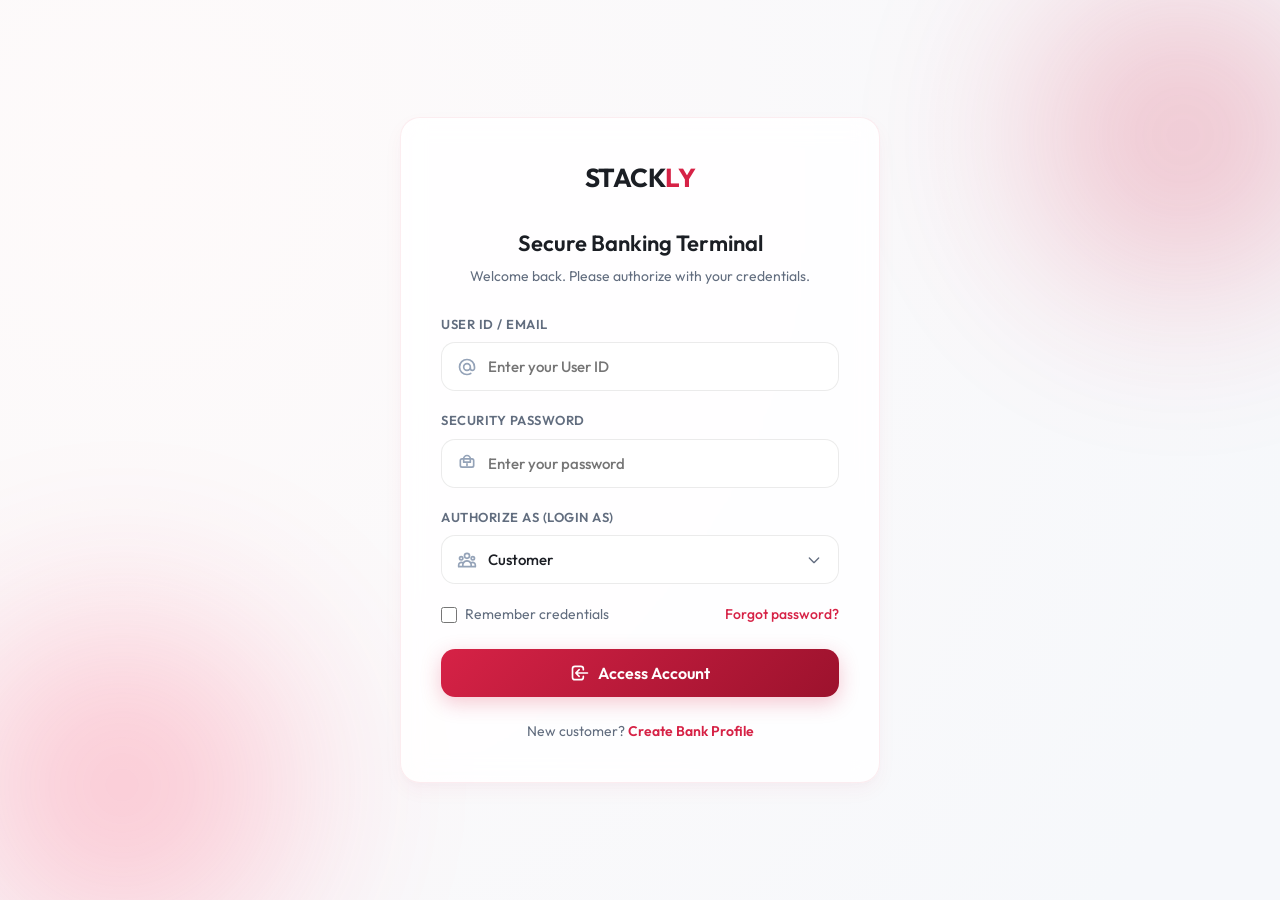
<file: index.html>
<!DOCTYPE html>
<html lang="en">
<head>
    <meta charset="UTF-8">
    <meta name="viewport" content="width=device-width, initial-scale=1.0">
    <title>Login | STACKLY Bank</title>
    <link rel="stylesheet" href="css/style.css">
    <script src="js/auth.js" defer></script>
</head>
<body>
    <div class="auth-wrapper">
        <div class="auth-bg-blob blob-1"></div>
        <div class="auth-bg-blob blob-2"></div>

        <div class="auth-card glass-panel">
            <div class="auth-logo">
                <h1>STACK<span>LY</span></h1>
            </div>

            <div class="auth-header">
                <h2>Secure Banking Terminal</h2>
                <p>Welcome back. Please authorize with your credentials.</p>
            </div>

            <form id="loginForm">
                <div class="form-group">
                    <label for="loginUserId">User ID / Email</label>
                    <div class="input-wrapper">
                        <svg class="input-icon" xmlns="http://www.w3.org/2000/svg" fill="none" viewBox="0 0 24 24" stroke="currentColor" stroke-width="2" style="width:20px;height:20px;">
                            <path stroke-linecap="round" stroke-linejoin="round" d="M16 12a4 4 0 10-8 0 4 4 0 008 0zm0 0v1.5a2.5 2.5 0 005 0V12a9 9 0 10-9 9m4.5-1.206a8.959 8.959 0 01-4.5 1.206" />
                        </svg>
                        <input type="text" id="loginUserId" class="form-input" placeholder="Enter your User ID" required autocomplete="username">
                    </div>
                </div>

                <div class="form-group">
                    <label for="loginPassword">Security Password</label>
                    <div class="input-wrapper">
                        <svg class="input-icon" xmlns="http://www.w3.org/2000/svg" fill="none" viewBox="0 0 24 24" stroke="currentColor" stroke-width="2" style="width:20px;height:20px;">
                            <path stroke-linecap="round" stroke-linejoin="round" d="M12 15v-2m-6 4h12a2 2 0 002-2v-6a2 2 0 00-2-2H6a2 2 0 00-2 2v6a2 2 0 002 2zm10-10V7a4 4 0 00-8 0v4h8z" />
                        </svg>
                        <input type="password" id="loginPassword" class="form-input" placeholder="Enter your password" required autocomplete="current-password">
                    </div>
                </div>

                <div class="form-group">
                    <label for="loginRole">Authorize As (Login As)</label>
                    <div class="input-wrapper">
                        <svg class="input-icon" xmlns="http://www.w3.org/2000/svg" fill="none" viewBox="0 0 24 24" stroke="currentColor" stroke-width="2" style="width:20px;height:20px;">
                            <path stroke-linecap="round" stroke-linejoin="round" d="M17 20h5v-2a3 3 0 00-5.356-1.857M17 20H7m10 0v-2c0-.656-.126-1.283-.356-1.857M7 20H2v-2a3 3 0 015.356-1.857M7 20v-2c0-.656.126-1.283.356-1.857m0 0a5.002 5.002 0 019.288 0M15 7a3 3 0 11-6 0 3 3 0 016 0zm6 3a2 2 0 11-4 0 2 2 0 014 0zM7 10a2 2 0 11-4 0 2 2 0 014 0z" />
                        </svg>
                        <select id="loginRole" class="form-input" required>
                            <option value="Customer" selected>Customer</option>
                            <option value="Admin">Admin</option>
                        </select>
                    </div>
                </div>

                <div class="form-options">
                    <label class="remember-me">
                        <input type="checkbox" id="rememberMe">
                        <span>Remember credentials</span>
                    </label>
                    <a href="404.html" class="forgot-link">Forgot password?</a>
                </div>

                <button type="submit" class="btn btn-primary">
                    <svg xmlns="http://www.w3.org/2000/svg" fill="none" viewBox="0 0 24 24" stroke="currentColor" stroke-width="2" style="width:20px;height:20px;"><path stroke-linecap="round" stroke-linejoin="round" d="M11 16l-4-4m0 0l4-4m-4 4h14m-5 4v1a3 3 0 01-3 3H6a3 3 0 01-3-3V7a3 3 0 013-3h7a3 3 0 013 3v1" /></svg>
                    Access Account
                </button>
            </form>

            <div class="auth-footer">
                New customer? <a href="signup.html">Create Bank Profile</a>
            </div>
        </div>
    </div>

    <script>
        document.addEventListener('DOMContentLoaded', function() {
            // Check remembered credentials
            const remembered = localStorage.getItem('remembered_banking_user');
            if (remembered) {
                const data = JSON.parse(remembered);
                document.getElementById('loginUserId').value = data.userId || '';
                document.getElementById('loginRole').value = data.role || 'Customer';
                document.getElementById('rememberMe').checked = true;
            }

            document.getElementById('loginForm').addEventListener('submit', function(e) {
                e.preventDefault();
                const userId = document.getElementById('loginUserId').value.trim();
                const password = document.getElementById('loginPassword').value;
                const role = document.getElementById('loginRole').value;
                const rememberMe = document.getElementById('rememberMe').checked;

                handleLogin(userId, password, role, rememberMe);
            });
        });
    </script>
</body>
</html>
</file>
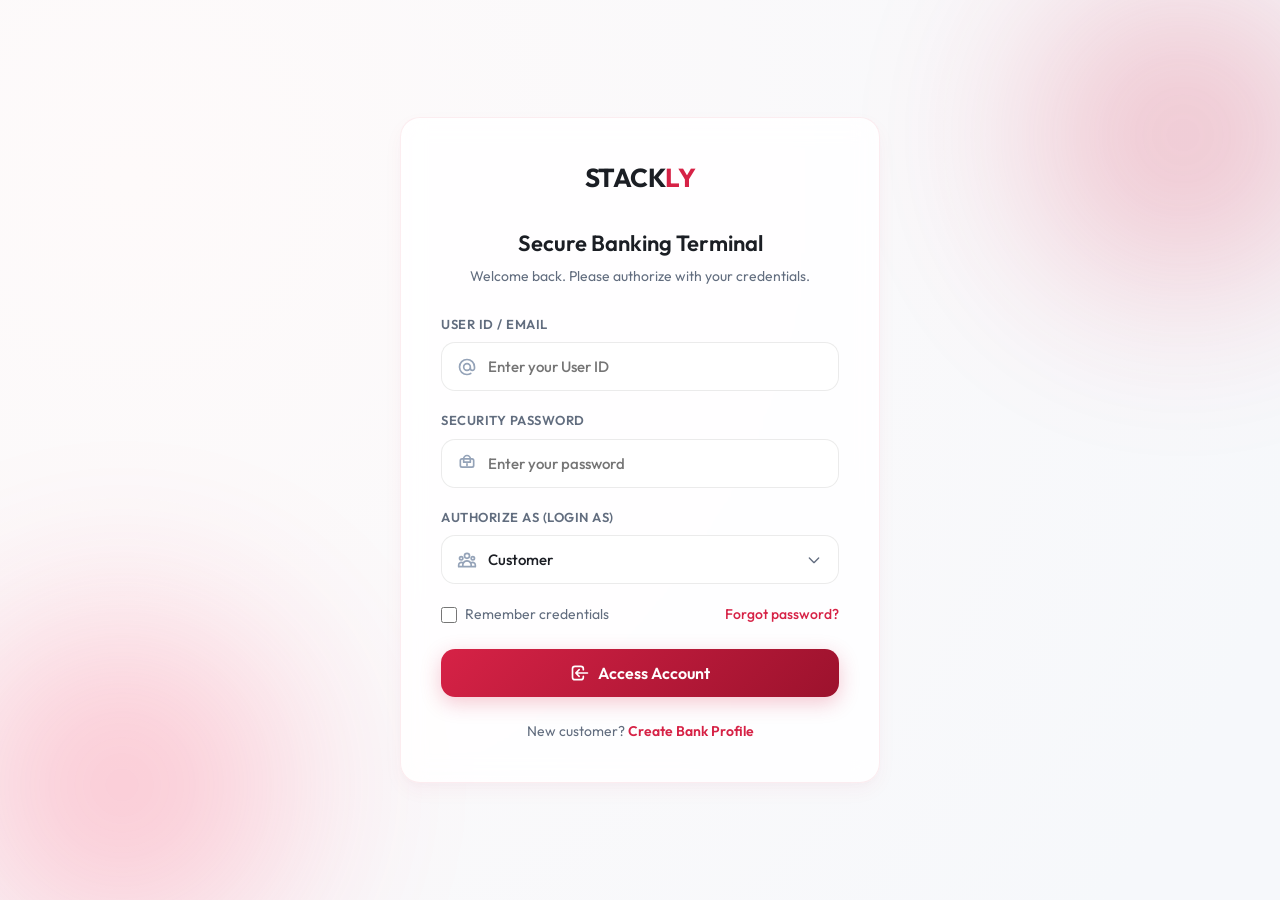
<file: Admin Dashboard.html>
<!DOCTYPE html>
<html lang="en">
<head>
    <meta charset="UTF-8">
    <meta name="viewport" content="width=device-width, initial-scale=1.0">
    <title>Admin Dashboard | STACKLY Bank</title>
    <link rel="stylesheet" href="css/style.css">
    <script src="js/auth.js"></script>
    <script src="js/dashboard.js" defer></script>
    <script>
        document.addEventListener('DOMContentLoaded', () => {
            const session = validateSession('Admin');
            if (session) {
                initAdminDashboard();
            }
        });
    </script>
</head>
<body>
    <div class="dashboard-layout animate-fade-in">
        <!-- Sidebar -->
        <aside class="sidebar">
            <div class="sidebar-header">
                <div class="sidebar-logo">
                    <h2>STACK<span>LY</span></h2>
                </div>
            </div>
            
            <ul class="sidebar-menu">
                <li>
                    <a class="menu-item active" data-section="accounts-section">
                        <svg xmlns="http://www.w3.org/2000/svg" fill="none" viewBox="0 0 24 24" stroke="currentColor" stroke-width="2">
                            <path stroke-linecap="round" stroke-linejoin="round" d="M9 12l2 2 4-4m5.618-4.016A11.955 11.955 0 0112 2.944a11.955 11.955 0 01-8.618 3.04A12.02 12.02 0 003 9c0 5.591 3.824 10.29 9 11.622 5.176-1.332 9-6.03 9-11.622 0-1.042-.133-2.052-.382-3.016z" />
                        </svg>
                        Accounts
                    </a>
                </li>
                <li>
                    <a class="menu-item" data-section="support-section">
                        <svg xmlns="http://www.w3.org/2000/svg" fill="none" viewBox="0 0 24 24" stroke="currentColor" stroke-width="2">
                            <path stroke-linecap="round" stroke-linejoin="round" d="M18.364 5.636l-3.536 3.536m0 5.656l3.536 3.536M9.172 9.172L5.636 5.636m3.536 9.192l-3.536 3.536M21 12a9 9 0 11-18 0 9 9 0 0118 0zm-5 0a4 4 0 11-8 0 4 4 0 018 0z" />
                        </svg>
                        Support
                    </a>
                </li>
                <li>
                    <a class="menu-item" data-section="reports-section">
                        <svg xmlns="http://www.w3.org/2000/svg" fill="none" viewBox="0 0 24 24" stroke="currentColor" stroke-width="2">
                            <path stroke-linecap="round" stroke-linejoin="round" d="M9 19v-6a2 2 0 00-2-2H5a2 2 0 00-2 2v6a2 2 0 002 2h2a2 2 0 002-2zm0 0V9a2 2 0 012-2h2a2 2 0 012 2v10m-6 0a2 2 0 002 2h2a2 2 0 002-2m0 0V5a2 2 0 012-2h2a2 2 0 012 2v14a2 2 0 01-2 2h-2a2 2 0 01-2-2z" />
                        </svg>
                        Reports
                    </a>
                </li>
                <li>
                    <a class="menu-item" data-section="employees-section">
                        <svg xmlns="http://www.w3.org/2000/svg" fill="none" viewBox="0 0 24 24" stroke="currentColor" stroke-width="2">
                            <path stroke-linecap="round" stroke-linejoin="round" d="M17 20h5v-2a3 3 0 00-5.356-1.857M17 20H7m10 0v-2c0-.656-.126-1.283-.356-1.857M7 20H2v-2a3 3 0 015.356-1.857M7 20v-2c0-.656.126-1.283.356-1.857m0 0a5.002 5.002 0 019.288 0M15 7a3 3 0 11-6 0 3 3 0 016 0zm6 3a2 2 0 11-4 0 2 2 0 014 0zM7 10a2 2 0 11-4 0 2 2 0 014 0z" />
                        </svg>
                        Employees
                    </a>
                </li>
            </ul>

            <div class="sidebar-footer">
                <div class="sidebar-user">
                    <div class="user-avatar" id="userAvatar">AD</div>
                    <div class="user-info">
                        <div class="user-name" id="sidebarUserName">Administrator</div>
                        <div class="user-role" id="sidebarUserId">admin@stackly.com</div>
                    </div>
                </div>
                <button class="btn-logout" onclick="handleLogout()">
                    <svg xmlns="http://www.w3.org/2000/svg" fill="none" viewBox="0 0 24 24" stroke="currentColor" stroke-width="2" style="width:16px;height:16px;"><path stroke-linecap="round" stroke-linejoin="round" d="M17 16l4-4m0 0l-4-4m4 4H7m6 4v1a3 3 0 01-3 3H6a3 3 0 01-3-3V7a3 3 0 013-3h4a3 3 0 013 3v1" /></svg>
                    Logout
                </button>
            </div>
        </aside>

        <!-- Main Content Panel -->
        <main class="dashboard-main">
            <header class="dashboard-header">
                <div class="header-title-area">
                    <h1 id="welcomeHeader">Administrative Command Center</h1>
                    <p>System metrics, user validations, and staff operations portal.</p>
                </div>
                <div class="header-actions">
                    <span class="date-badge" id="currentDate">Mon, Jun 08, 2026</span>
                    <button class="mobile-nav-toggle" id="mobileNavToggle">
                        <svg xmlns="http://www.w3.org/2000/svg" fill="none" viewBox="0 0 24 24" stroke="currentColor" stroke-width="2" style="width:24px;height:24px;"><path stroke-linecap="round" stroke-linejoin="round" d="M4 6h16M4 12h16M4 18h16" /></svg>
                    </button>
                </div>
            </header>

            <div class="dashboard-content">
                <div class="stats-grid">
                    <div class="stats-card glass-panel">
                        <div class="stats-info">
                            <h3>Pending Audits</h3>
                            <div class="value" id="adminPendingCount">2</div>
                            <div class="trend trend-up">
                                <svg xmlns="http://www.w3.org/2000/svg" fill="none" viewBox="0 0 24 24" stroke="currentColor" stroke-width="2.5" style="width:12px;height:12px;"><path stroke-linecap="round" stroke-linejoin="round" d="M13 7h8m0 0v8m0-8l-8 8-4-4-6 6" /></svg>
                                Approval Queue
                            </div>
                        </div>
                        <div class="stats-icon">
                            <svg xmlns="http://www.w3.org/2000/svg" fill="none" viewBox="0 0 24 24" stroke="currentColor" stroke-width="2" style="width:24px;height:24px;"><path stroke-linecap="round" stroke-linejoin="round" d="M9 12l2 2 4-4m5.618-4.016A11.955 11.955 0 0112 2.944a11.955 11.955 0 01-8.618 3.04A12.02 12.02 0 003 9c0 5.591 3.824 10.29 9 11.622 5.176-1.332 9-6.03 9-11.622 0-1.042-.133-2.052-.382-3.016z" /></svg>
                        </div>
                    </div>
                    <div class="stats-card glass-panel">
                        <div class="stats-info">
                            <h3>Support Queue</h3>
                            <div class="value" id="adminOpenTickets">2</div>
                            <div class="trend trend-down">
                                <svg xmlns="http://www.w3.org/2000/svg" fill="none" viewBox="0 0 24 24" stroke="currentColor" stroke-width="2.5" style="width:12px;height:12px;"><path stroke-linecap="round" stroke-linejoin="round" d="M13 17h8m0 0v-8m0 8l-8-8-4 4-6-6" /></svg>
                                Open Tickets
                            </div>
                        </div>
                        <div class="stats-icon">
                            <svg xmlns="http://www.w3.org/2000/svg" fill="none" viewBox="0 0 24 24" stroke="currentColor" stroke-width="2" style="width:24px;height:24px;"><path stroke-linecap="round" stroke-linejoin="round" d="M18.364 5.636l-3.536 3.536m0 5.656l3.536 3.536M9.172 9.172L5.636 5.636m3.536 9.192l-3.536 3.536M21 12a9 9 0 11-18 0 9 9 0 0118 0zm-5 0a4 4 0 11-8 0 4 4 0 018 0z" /></svg>
                        </div>
                    </div>
                    <div class="stats-card glass-panel">
                        <div class="stats-info">
                            <h3>Authorized Staff</h3>
                            <div class="value" id="adminEmployeeCount">3</div>
                            <div class="trend trend-up">Active Personnel</div>
                        </div>
                        <div class="stats-icon">
                            <svg xmlns="http://www.w3.org/2000/svg" fill="none" viewBox="0 0 24 24" stroke="currentColor" stroke-width="2" style="width:24px;height:24px;"><path stroke-linecap="round" stroke-linejoin="round" d="M17 20h5v-2a3 3 0 00-5.356-1.857M17 20H7m10 0v-2c0-.656-.126-1.283-.356-1.857M7 20H2v-2a3 3 0 015.356-1.857M7 20v-2c0-.656.126-1.283.356-1.857m0 0a5.002 5.002 0 019.288 0M15 7a3 3 0 11-6 0 3 3 0 016 0z" /></svg>
                        </div>
                    </div>
                </div>

                <section id="accounts-section" class="content-section active">
                    <div class="table-title-bar">
                        <h2>Pending Account Requests</h2>
                    </div>
                    <div class="table-container glass-panel">
                        <table class="custom-table">
                            <thead>
                                <tr>
                                    <th>Applicant Name / ID</th>
                                    <th>Email Address</th>
                                    <th>Account Type</th>
                                    <th>Status</th>
                                    <th>Actions</th>
                                </tr>
                            </thead>
                            <tbody id="pendingAccountsBody"></tbody>
                        </table>
                    </div>
                </section>

                <section id="support-section" class="content-section">
                    <div class="table-title-bar">
                        <h2>Active Ticket Queue</h2>
                    </div>
                    <div class="table-container glass-panel">
                        <table class="custom-table">
                            <thead>
                                <tr>
                                    <th>Ticket Code</th>
                                    <th>User & Subject</th>
                                    <th>Severity</th>
                                    <th>Status</th>
                                    <th>Actions</th>
                                </tr>
                            </thead>
                            <tbody id="supportTicketsBody"></tbody>
                        </table>
                    </div>
                </section>

                <section id="reports-section" class="content-section">
                    <div class="grid-reports">
                        <div class="chart-box glass-panel">
                            <div class="chart-header">
                                <h3>Transactional Volume (Weekly)</h3>
                                <div class="chart-legend">
                                    <div class="legend-item">
                                        <span class="legend-color" style="background: var(--primary);"></span>
                                        <span>Deposits ($k)</span>
                                    </div>
                                </div>
                            </div>
                            <div class="analytics-chart-container">
                                <div class="bar-wrapper">
                                    <div class="chart-bar" data-height="65%" data-value="$65k"></div>
                                    <span class="bar-label">Mon</span>
                                </div>
                                <div class="bar-wrapper">
                                    <div class="chart-bar" data-height="85%" data-value="$85k"></div>
                                    <span class="bar-label">Tue</span>
                                </div>
                                <div class="bar-wrapper">
                                    <div class="chart-bar" data-height="40%" data-value="$40k"></div>
                                    <span class="bar-label">Wed</span>
                                </div>
                                <div class="bar-wrapper">
                                    <div class="chart-bar" data-height="95%" data-value="$95k"></div>
                                    <span class="bar-label">Thu</span>
                                </div>
                                <div class="bar-wrapper">
                                    <div class="chart-bar" data-height="70%" data-value="$70k"></div>
                                    <span class="bar-label">Fri</span>
                                </div>
                                <div class="bar-wrapper">
                                    <div class="chart-bar" data-height="30%" data-value="$30k"></div>
                                    <span class="bar-label">Sat</span>
                                </div>
                                <div class="bar-wrapper">
                                    <div class="chart-bar" data-height="15%" data-value="$15k"></div>
                                    <span class="bar-label">Sun</span>
                                </div>
                            </div>
                        </div>

                        <div class="chart-box glass-panel">
                            <div class="chart-header">
                                <h3>Account Registration Growth</h3>
                                <div class="chart-legend">
                                    <div class="legend-item">
                                        <span class="legend-color" style="background: var(--primary-dark);"></span>
                                        <span>Users Registered</span>
                                    </div>
                                </div>
                            </div>
                            <div class="analytics-chart-container">
                                <div class="bar-wrapper">
                                    <div class="chart-bar" data-height="25%" data-value="120" style="background: var(--primary-gradient);"></div>
                                    <span class="bar-label">Jan</span>
                                </div>
                                <div class="bar-wrapper">
                                    <div class="chart-bar" data-height="42%" data-value="195" style="background: var(--primary-gradient);"></div>
                                    <span class="bar-label">Feb</span>
                                </div>
                                <div class="bar-wrapper">
                                    <div class="chart-bar" data-height="55%" data-value="260" style="background: var(--primary-gradient);"></div>
                                    <span class="bar-label">Mar</span>
                                </div>
                                <div class="bar-wrapper">
                                    <div class="chart-bar" data-height="78%" data-value="390" style="background: var(--primary-gradient);"></div>
                                    <span class="bar-label">Apr</span>
                                </div>
                                <div class="bar-wrapper">
                                    <div class="chart-bar" data-height="88%" data-value="450" style="background: var(--primary-gradient);"></div>
                                    <span class="bar-label">May</span>
                                </div>
                                <div class="bar-wrapper">
                                    <div class="chart-bar" data-height="100%" data-value="520" style="background: var(--primary-gradient);"></div>
                                    <span class="bar-label">Jun</span>
                                </div>
                            </div>
                        </div>
                    </div>
                </section>

                <section id="employees-section" class="content-section">
                    <div class="card-section-wrapper">
                        <div>
                            <div class="dashboard-card-form glass-panel">
                                <h2>
                                    <svg xmlns="http://www.w3.org/2000/svg" fill="none" viewBox="0 0 24 24" stroke="currentColor" stroke-width="2.5" style="width:20px;height:20px;"><path stroke-linecap="round" stroke-linejoin="round" d="M18 9v3m0 0v3m0-3h3m-3 0h-3m-2-5a4 4 0 11-8 0 4 4 0 018 0zM3 20a6 6 0 0112 0v1H3v-1z" /></svg>
                                    Add Personnel
                                </h2>
                                <form id="addEmployeeForm">
                                    <div class="form-group">
                                        <label for="empName">Full Name</label>
                                        <div class="input-wrapper">
                                            <input type="text" id="empName" class="form-input" placeholder="e.g. John Kent" style="padding-left:16px;" required autocomplete="off">
                                        </div>
                                    </div>
                                    <div class="form-group">
                                        <label for="empEmail">Corporate Email</label>
                                        <div class="input-wrapper">
                                            <input type="email" id="empEmail" class="form-input" placeholder="e.g. john.k@stackly.com" style="padding-left:16px;" required autocomplete="off">
                                        </div>
                                    </div>
                                    <div class="form-group">
                                        <label for="empRole">System Role</label>
                                        <div class="input-wrapper">
                                            <select id="empRole" class="form-input" required>
                                                <option value="Security Admin">Security Admin</option>
                                                <option value="Compliance Officer">Compliance Officer</option>
                                                <option value="Support Agent" selected>Support Agent</option>
                                            </select>
                                        </div>
                                    </div>
                                    <button type="submit" class="btn btn-primary" style="margin-top:10px;">Authorize Member</button>
                                </form>
                            </div>
                        </div>

                        <div>
                            <div class="table-title-bar">
                                <h2>Authorized Staff Directory</h2>
                            </div>
                            <div class="table-container glass-panel">
                                <table class="custom-table">
                                    <thead>
                                        <tr>
                                            <th>Staff Member</th>
                                            <th>Corporate Email</th>
                                            <th>Role</th>
                                            <th>Status</th>
                                            <th>Actions</th>
                                        </tr>
                                    </thead>
                                    <tbody id="employeesTableBody"></tbody>
                                </table>
                            </div>
                        </div>
                    </div>
                </section>

            </div>
        </main>
    </div>

    <!-- Ticket Reply Modal -->
    <div class="modal-overlay" id="replyModal">
        <div class="modal-card glass-panel">
            <div class="modal-header">
                <h3 id="replyModalTitle">Reply to Ticket: TKT-245</h3>
                <button class="btn-close-modal" id="closeModalBtn">
                    <svg xmlns="http://www.w3.org/2000/svg" fill="none" viewBox="0 0 24 24" stroke="currentColor" stroke-width="2" style="width:20px;height:20px;"><path stroke-linecap="round" stroke-linejoin="round" d="M6 18L18 6M6 6l12 12" /></svg>
                </button>
            </div>
            <form id="ticketReplyForm">
                <div class="form-group">
                    <label for="ticketReplyText">Resolution response</label>
                    <textarea id="ticketReplyText" class="form-input" style="height:120px; padding-left:16px; resize:none;" placeholder="Type your response to email to user..." required autocomplete="off"></textarea>
                </div>
                <button type="submit" class="btn btn-primary">Send Response & Resolve</button>
            </form>
        </div>
    </div>
</body>
</html>
</file>
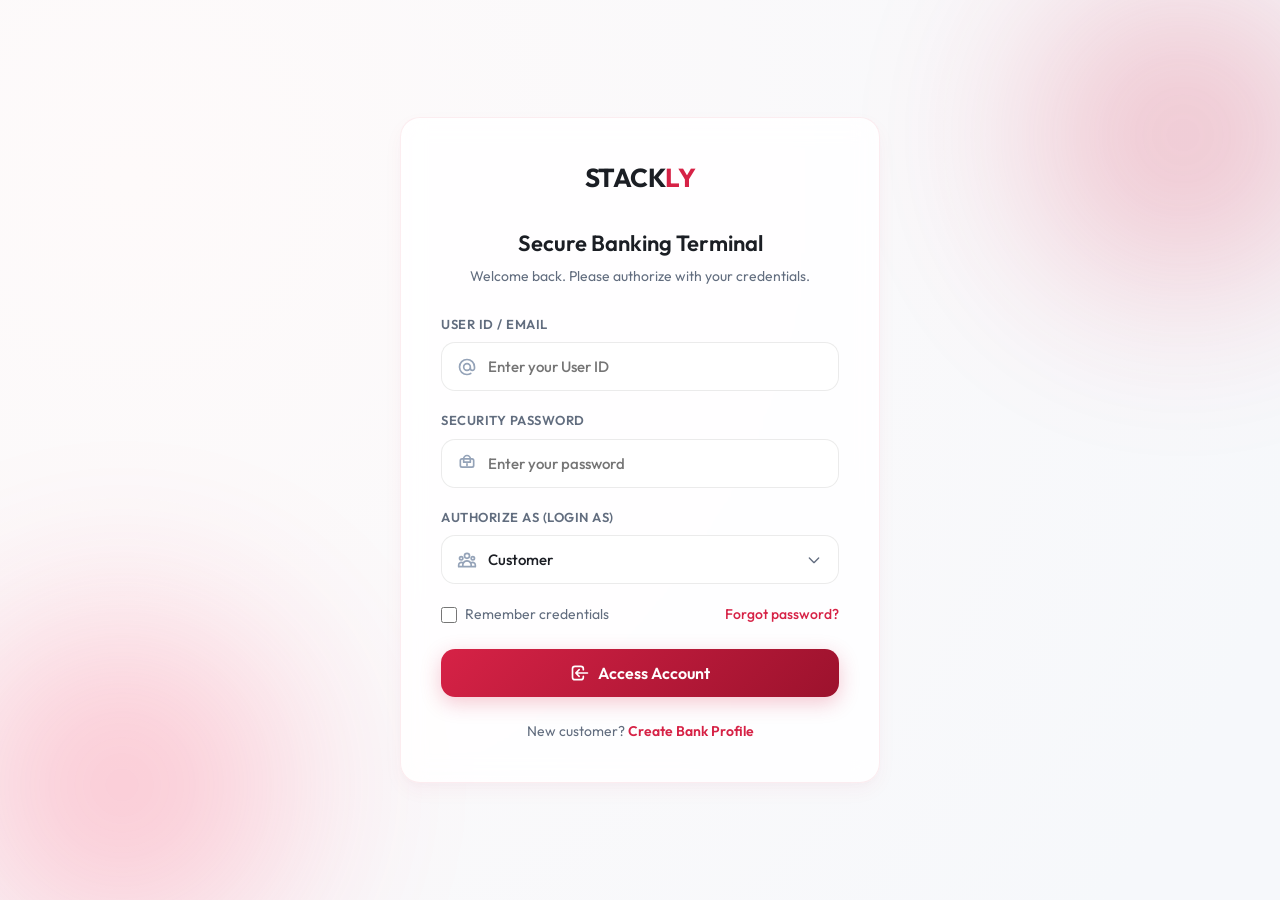
<file: admin_dashboard.html>
<!DOCTYPE html>
<html lang="en">
<head>
    <meta charset="UTF-8">
    <meta name="viewport" content="width=device-width, initial-scale=1.0">
    <title>Admin Dashboard | STACKLY Bank</title>
    <link rel="stylesheet" href="css/style.css">
    <script src="js/auth.js"></script>
    <script src="js/dashboard.js" defer></script>
    <script>
        // Inline auth check to prevent FOUC (flash of unauthenticated content)
        document.addEventListener('DOMContentLoaded', () => {
            const session = validateSession('Admin');
            if (session) {
                initAdminDashboard();
            }
        });
    </script>
</head>
<body>
    <div class="dashboard-layout animate-fade-in">
        <!-- Sidebar -->
        <aside class="sidebar">
            <div class="sidebar-header">
                <div class="sidebar-logo">
                    <h2>STACK<span>LY</span></h2>
                </div>
            </div>
            
            <ul class="sidebar-menu">
                <li>
                    <a class="menu-item active" data-section="accounts-section">
                        <svg xmlns="http://www.w3.org/2000/svg" fill="none" viewBox="0 0 24 24" stroke="currentColor" stroke-width="2">
                            <path stroke-linecap="round" stroke-linejoin="round" d="M9 12l2 2 4-4m5.618-4.016A11.955 11.955 0 0112 2.944a11.955 11.955 0 01-8.618 3.04A12.02 12.02 0 003 9c0 5.591 3.824 10.29 9 11.622 5.176-1.332 9-6.03 9-11.622 0-1.042-.133-2.052-.382-3.016z" />
                        </svg>
                        Accounts
                    </a>
                </li>
                <li>
                    <a class="menu-item" data-section="support-section">
                        <svg xmlns="http://www.w3.org/2000/svg" fill="none" viewBox="0 0 24 24" stroke="currentColor" stroke-width="2">
                            <path stroke-linecap="round" stroke-linejoin="round" d="M18.364 5.636l-3.536 3.536m0 5.656l3.536 3.536M9.172 9.172L5.636 5.636m3.536 9.192l-3.536 3.536M21 12a9 9 0 11-18 0 9 9 0 0118 0zm-5 0a4 4 0 11-8 0 4 4 0 018 0z" />
                        </svg>
                        Support
                    </a>
                </li>
                <li>
                    <a class="menu-item" data-section="reports-section">
                        <svg xmlns="http://www.w3.org/2000/svg" fill="none" viewBox="0 0 24 24" stroke="currentColor" stroke-width="2">
                            <path stroke-linecap="round" stroke-linejoin="round" d="M9 19v-6a2 2 0 00-2-2H5a2 2 0 00-2 2v6a2 2 0 002 2h2a2 2 0 002-2zm0 0V9a2 2 0 012-2h2a2 2 0 012 2v10m-6 0a2 2 0 002 2h2a2 2 0 002-2m0 0V5a2 2 0 012-2h2a2 2 0 012 2v14a2 2 0 01-2 2h-2a2 2 0 01-2-2z" />
                        </svg>
                        Reports
                    </a>
                </li>
                <li>
                    <a class="menu-item" data-section="employees-section">
                        <svg xmlns="http://www.w3.org/2000/svg" fill="none" viewBox="0 0 24 24" stroke="currentColor" stroke-width="2">
                            <path stroke-linecap="round" stroke-linejoin="round" d="M17 20h5v-2a3 3 0 00-5.356-1.857M17 20H7m10 0v-2c0-.656-.126-1.283-.356-1.857M7 20H2v-2a3 3 0 015.356-1.857M7 20v-2c0-.656.126-1.283.356-1.857m0 0a5.002 5.002 0 019.288 0M15 7a3 3 0 11-6 0 3 3 0 016 0zm6 3a2 2 0 11-4 0 2 2 0 014 0zM7 10a2 2 0 11-4 0 2 2 0 014 0z" />
                        </svg>
                        Employees
                    </a>
                </li>
            </ul>

            <div class="sidebar-footer">
                <div class="sidebar-user">
                    <div class="user-avatar" id="userAvatar">AD</div>
                    <div class="user-info">
                        <div class="user-name" id="sidebarUserName">Administrator</div>
                        <div class="user-role" id="sidebarUserId">admin@stackly.com</div>
                    </div>
                </div>
                <button class="btn-logout" onclick="handleLogout()">
                    <svg xmlns="http://www.w3.org/2000/svg" fill="none" viewBox="0 0 24 24" stroke="currentColor" stroke-width="2" style="width:16px;height:16px;"><path stroke-linecap="round" stroke-linejoin="round" d="M17 16l4-4m0 0l-4-4m4 4H7m6 4v1a3 3 0 01-3 3H6a3 3 0 01-3-3V7a3 3 0 013-3h4a3 3 0 013 3v1" /></svg>
                    Logout
                </button>
            </div>
        </aside>

        <!-- Main Content Panel -->
        <main class="dashboard-main">
            <!-- Dashboard Header -->
            <header class="dashboard-header">
                <div class="header-title-area">
                    <h1 id="welcomeHeader">Administrative Command Center</h1>
                    <p>System metrics, user validations, and staff operations portal.</p>
                </div>
                <div class="header-actions">
                    <span class="date-badge" id="currentDate">Mon, Jun 08, 2026</span>
                    <button class="mobile-nav-toggle" id="mobileNavToggle">
                        <svg xmlns="http://www.w3.org/2000/svg" fill="none" viewBox="0 0 24 24" stroke="currentColor" stroke-width="2" style="width:24px;height:24px;"><path stroke-linecap="round" stroke-linejoin="round" d="M4 6h16M4 12h16M4 18h16" /></svg>
                    </button>
                </div>
            </header>

            <!-- Dashboard Content Area -->
            <div class="dashboard-content">
                
                <!-- Quick Stats row -->
                <div class="stats-grid">
                    <div class="stats-card glass-panel">
                        <div class="stats-info">
                            <h3>Pending Audits</h3>
                            <div class="value" id="adminPendingCount">2</div>
                            <div class="trend trend-up">
                                <svg xmlns="http://www.w3.org/2000/svg" fill="none" viewBox="0 0 24 24" stroke="currentColor" stroke-width="2.5" style="width:12px;height:12px;"><path stroke-linecap="round" stroke-linejoin="round" d="M13 7h8m0 0v8m0-8l-8 8-4-4-6 6" /></svg>
                                Approval Queue
                            </div>
                        </div>
                        <div class="stats-icon">
                            <svg xmlns="http://www.w3.org/2000/svg" fill="none" viewBox="0 0 24 24" stroke="currentColor" stroke-width="2" style="width:24px;height:24px;"><path stroke-linecap="round" stroke-linejoin="round" d="M9 12l2 2 4-4m5.618-4.016A11.955 11.955 0 0112 2.944a11.955 11.955 0 01-8.618 3.04A12.02 12.02 0 003 9c0 5.591 3.824 10.29 9 11.622 5.176-1.332 9-6.03 9-11.622 0-1.042-.133-2.052-.382-3.016z" /></svg>
                        </div>
                    </div>
                    <div class="stats-card glass-panel">
                        <div class="stats-info">
                            <h3>Support Queue</h3>
                            <div class="value" id="adminOpenTickets">2</div>
                            <div class="trend trend-down">
                                <svg xmlns="http://www.w3.org/2000/svg" fill="none" viewBox="0 0 24 24" stroke="currentColor" stroke-width="2.5" style="width:12px;height:12px;"><path stroke-linecap="round" stroke-linejoin="round" d="M13 17h8m0 0v-8m0 8l-8-8-4 4-6-6" /></svg>
                                Open Tickets
                            </div>
                        </div>
                        <div class="stats-icon">
                            <svg xmlns="http://www.w3.org/2000/svg" fill="none" viewBox="0 0 24 24" stroke="currentColor" stroke-width="2" style="width:24px;height:24px;"><path stroke-linecap="round" stroke-linejoin="round" d="M18.364 5.636l-3.536 3.536m0 5.656l3.536 3.536M9.172 9.172L5.636 5.636m3.536 9.192l-3.536 3.536M21 12a9 9 0 11-18 0 9 9 0 0118 0zm-5 0a4 4 0 11-8 0 4 4 0 018 0z" /></svg>
                        </div>
                    </div>
                    <div class="stats-card glass-panel">
                        <div class="stats-info">
                            <h3>Authorized Staff</h3>
                            <div class="value" id="adminEmployeeCount">3</div>
                            <div class="trend trend-up">Active Personnel</div>
                        </div>
                        <div class="stats-icon">
                            <svg xmlns="http://www.w3.org/2000/svg" fill="none" viewBox="0 0 24 24" stroke="currentColor" stroke-width="2" style="width:24px;height:24px;"><path stroke-linecap="round" stroke-linejoin="round" d="M17 20h5v-2a3 3 0 00-5.356-1.857M17 20H7m10 0v-2c0-.656-.126-1.283-.356-1.857M7 20H2v-2a3 3 0 015.356-1.857M7 20v-2c0-.656.126-1.283.356-1.857m0 0a5.002 5.002 0 019.288 0M15 7a3 3 0 11-6 0 3 3 0 016 0z" /></svg>
                        </div>
                    </div>
                </div>

                <!-- SECTION: ACCOUNTS -->
                <section id="accounts-section" class="content-section active">
                    <div class="table-title-bar">
                        <h2>Pending Account Requests</h2>
                    </div>
                    <div class="table-container glass-panel">
                        <table class="custom-table">
                            <thead>
                                <tr>
                                    <th>Applicant Name / ID</th>
                                    <th>Email Address</th>
                                    <th>Account Type</th>
                                    <th>Status</th>
                                    <th>Actions</th>
                                </tr>
                            </thead>
                            <tbody id="pendingAccountsBody">
                                <!-- Loaded via JS -->
                            </tbody>
                        </table>
                    </div>
                </section>

                <!-- SECTION: SUPPORT -->
                <section id="support-section" class="content-section">
                    <div class="table-title-bar">
                        <h2>Active Ticket Queue</h2>
                    </div>
                    <div class="table-container glass-panel">
                        <table class="custom-table">
                            <thead>
                                <tr>
                                    <th>Ticket Code</th>
                                    <th>User & Subject</th>
                                    <th>Severity</th>
                                    <th>Status</th>
                                    <th>Actions</th>
                                </tr>
                            </thead>
                            <tbody id="supportTicketsBody">
                                <!-- Loaded via JS -->
                            </tbody>
                        </table>
                    </div>
                </section>

                <!-- SECTION: REPORTS -->
                <section id="reports-section" class="content-section">
                    <div class="grid-reports">
                        <!-- Graph 1 -->
                        <div class="chart-box glass-panel">
                            <div class="chart-header">
                                <h3>Transactional Volume (Weekly)</h3>
                                <div class="chart-legend">
                                    <div class="legend-item">
                                        <span class="legend-color" style="background: var(--primary);"></span>
                                        <span>Deposits ($k)</span>
                                    </div>
                                </div>
                            </div>
                            <div class="analytics-chart-container">
                                <div class="bar-wrapper">
                                    <div class="chart-bar" data-height="65%" data-value="$65k"></div>
                                    <span class="bar-label">Mon</span>
                                </div>
                                <div class="bar-wrapper">
                                    <div class="chart-bar" data-height="85%" data-value="$85k"></div>
                                    <span class="bar-label">Tue</span>
                                </div>
                                <div class="bar-wrapper">
                                    <div class="chart-bar" data-height="40%" data-value="$40k"></div>
                                    <span class="bar-label">Wed</span>
                                </div>
                                <div class="bar-wrapper">
                                    <div class="chart-bar" data-height="95%" data-value="$95k"></div>
                                    <span class="bar-label">Thu</span>
                                </div>
                                <div class="bar-wrapper">
                                    <div class="chart-bar" data-height="70%" data-value="$70k"></div>
                                    <span class="bar-label">Fri</span>
                                </div>
                                <div class="bar-wrapper">
                                    <div class="chart-bar" data-height="30%" data-value="$30k"></div>
                                    <span class="bar-label">Sat</span>
                                </div>
                                <div class="bar-wrapper">
                                    <div class="chart-bar" data-height="15%" data-value="$15k"></div>
                                    <span class="bar-label">Sun</span>
                                </div>
                            </div>
                        </div>

                        <!-- Graph 2 -->
                        <div class="chart-box glass-panel">
                            <div class="chart-header">
                                <h3>Account Registration Growth</h3>
                                <div class="chart-legend">
                                    <div class="legend-item">
                                        <span class="legend-color" style="background: var(--primary-dark);"></span>
                                        <span>Users Registered</span>
                                    </div>
                                </div>
                            </div>
                            <div class="analytics-chart-container">
                                <div class="bar-wrapper">
                                    <div class="chart-bar" data-height="25%" data-value="120" style="background: var(--primary-gradient);"></div>
                                    <span class="bar-label">Jan</span>
                                </div>
                                <div class="bar-wrapper">
                                    <div class="chart-bar" data-height="42%" data-value="195" style="background: var(--primary-gradient);"></div>
                                    <span class="bar-label">Feb</span>
                                </div>
                                <div class="bar-wrapper">
                                    <div class="chart-bar" data-height="55%" data-value="260" style="background: var(--primary-gradient);"></div>
                                    <span class="bar-label">Mar</span>
                                </div>
                                <div class="bar-wrapper">
                                    <div class="chart-bar" data-height="78%" data-value="390" style="background: var(--primary-gradient);"></div>
                                    <span class="bar-label">Apr</span>
                                </div>
                                <div class="bar-wrapper">
                                    <div class="chart-bar" data-height="88%" data-value="450" style="background: var(--primary-gradient);"></div>
                                    <span class="bar-label">May</span>
                                </div>
                                <div class="bar-wrapper">
                                    <div class="chart-bar" data-height="100%" data-value="520" style="background: var(--primary-gradient);"></div>
                                    <span class="bar-label">Jun</span>
                                </div>
                            </div>
                        </div>
                    </div>
                </section>

                <!-- SECTION: EMPLOYEES -->
                <section id="employees-section" class="content-section">
                    <div class="card-section-wrapper">
                        <!-- Add Employee Form -->
                        <div>
                            <div class="dashboard-card-form glass-panel">
                                <h2>
                                    <svg xmlns="http://www.w3.org/2000/svg" fill="none" viewBox="0 0 24 24" stroke="currentColor" stroke-width="2.5" style="width:20px;height:20px;"><path stroke-linecap="round" stroke-linejoin="round" d="M18 9v3m0 0v3m0-3h3m-3 0h-3m-2-5a4 4 0 11-8 0 4 4 0 018 0zM3 20a6 6 0 0112 0v1H3v-1z" /></svg>
                                    Add Personnel
                                </h2>
                                <form id="addEmployeeForm">
                                    <div class="form-group">
                                        <label for="empName">Full Name</label>
                                        <div class="input-wrapper">
                                            <input type="text" id="empName" class="form-input" placeholder="e.g. John Kent" style="padding-left:16px;" required autocomplete="off">
                                        </div>
                                    </div>
                                    <div class="form-group">
                                        <label for="empEmail">Corporate Email</label>
                                        <div class="input-wrapper">
                                            <input type="email" id="empEmail" class="form-input" placeholder="e.g. john.k@stackly.com" style="padding-left:16px;" required autocomplete="off">
                                        </div>
                                    </div>
                                    <div class="form-group">
                                        <label for="empRole">System Role</label>
                                        <div class="input-wrapper">
                                            <select id="empRole" class="form-input" required>
                                                <option value="Security Admin">Security Admin</option>
                                                <option value="Compliance Officer">Compliance Officer</option>
                                                <option value="Support Agent" selected>Support Agent</option>
                                            </select>
                                        </div>
                                    </div>
                                    <button type="submit" class="btn btn-primary" style="margin-top:10px;">Authorize Member</button>
                                </form>
                            </div>
                        </div>

                        <!-- Employees List Table -->
                        <div>
                            <div class="table-title-bar">
                                <h2>Authorized Staff Directory</h2>
                            </div>
                            <div class="table-container glass-panel">
                                <table class="custom-table">
                                    <thead>
                                        <tr>
                                            <th>Staff Member</th>
                                            <th>Corporate Email</th>
                                            <th>Role</th>
                                            <th>Status</th>
                                            <th>Actions</th>
                                        </tr>
                                    </thead>
                                    <tbody id="employeesTableBody">
                                        <!-- Loaded via JS -->
                                    </tbody>
                                </table>
                            </div>
                        </div>
                    </div>
                </section>

            </div>
        </main>
    </div>

    <!-- Ticket Reply Modal -->
    <div class="modal-overlay" id="replyModal">
        <div class="modal-card glass-panel">
            <div class="modal-header">
                <h3 id="replyModalTitle">Reply to Ticket: TKT-245</h3>
                <button class="btn-close-modal" id="closeModalBtn">
                    <svg xmlns="http://www.w3.org/2000/svg" fill="none" viewBox="0 0 24 24" stroke="currentColor" stroke-width="2" style="width:20px;height:20px;"><path stroke-linecap="round" stroke-linejoin="round" d="M6 18L18 6M6 6l12 12" /></svg>
                </button>
            </div>
            <form id="ticketReplyForm">
                <div class="form-group">
                    <label for="ticketReplyText">Resolution response</label>
                    <textarea id="ticketReplyText" class="form-input" style="height:120px; padding-left:16px; resize:none;" placeholder="Type your response to email to user..." required autocomplete="off"></textarea>
                </div>
                <button type="submit" class="btn btn-primary">Send Response & Resolve</button>
            </form>
        </div>
    </div>
</body>
</html>
</file>
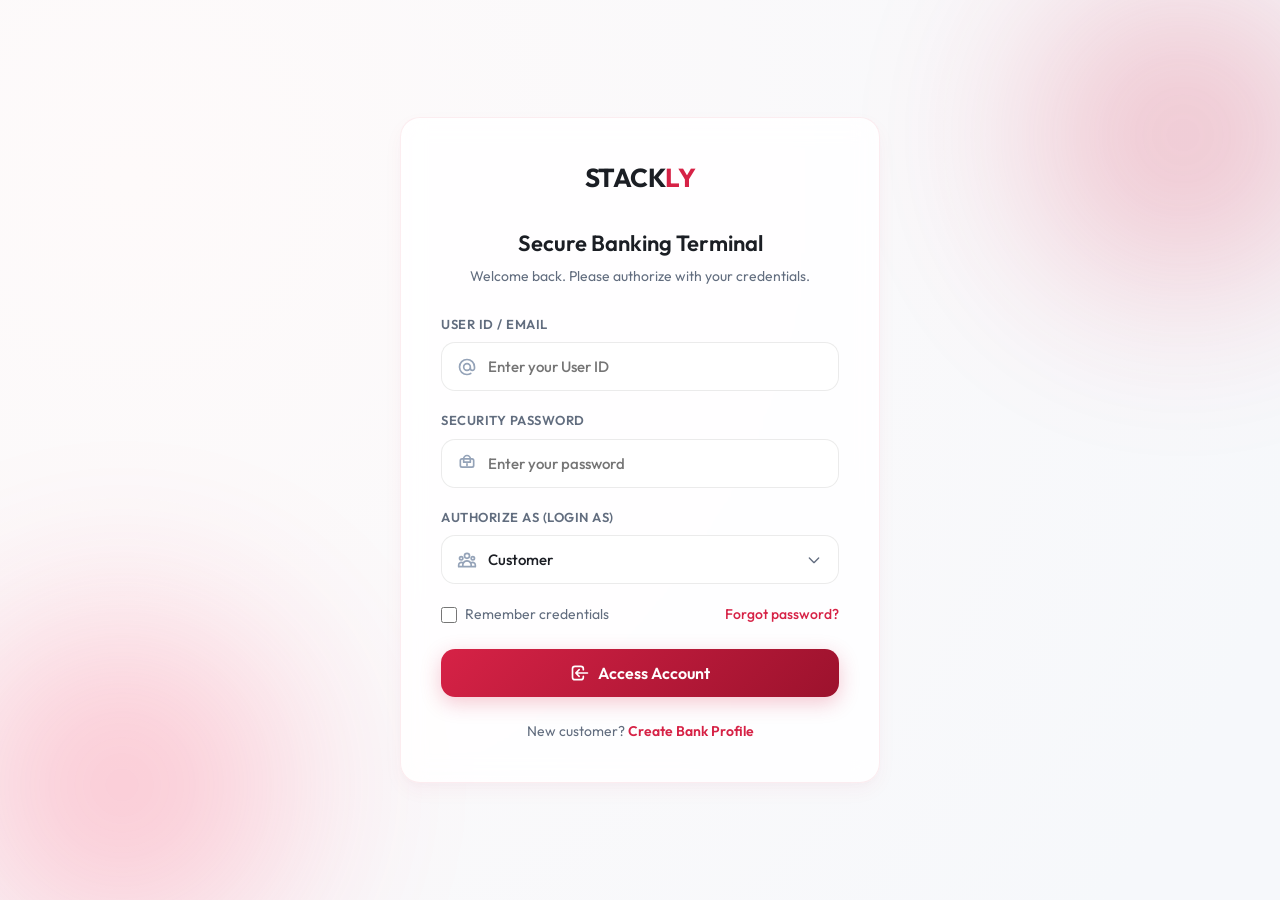
<file: customer_dashboard.html>
<!DOCTYPE html>
<html lang="en">
<head>
    <meta charset="UTF-8">
    <meta name="viewport" content="width=device-width, initial-scale=1.0">
    <title>Customer Dashboard | STACKLY Bank</title>
    <link rel="stylesheet" href="css/style.css">
    <script src="js/auth.js"></script>
    <script src="js/dashboard.js" defer></script>
    <script>
        // Inline auth check to prevent FOUC (flash of unauthenticated content)
        document.addEventListener('DOMContentLoaded', () => {
            const session = validateSession('Customer');
            if (session) {
                initCustomerDashboard();
            }
        });
    </script>
</head>
<body>
    <div class="dashboard-layout animate-fade-in">
        <!-- Sidebar -->
        <aside class="sidebar">
            <div class="sidebar-header">
                <div class="sidebar-logo">
                    <h2>STACK<span>LY</span></h2>
                </div>
            </div>
            
            <ul class="sidebar-menu">
                <li>
                    <a class="menu-item active" data-section="accounts-section">
                        <svg xmlns="http://www.w3.org/2000/svg" fill="none" viewBox="0 0 24 24" stroke="currentColor" stroke-width="2">
                            <path stroke-linecap="round" stroke-linejoin="round" d="M3 10h18M7 15h1m4 0h1m-7 4h12a3 3 0 003-3V8a3 3 0 00-3-3H6a3 3 0 00-3 3v8a3 3 0 003 3z" />
                        </svg>
                        My Accounts
                    </a>
                </li>
                <li>
                    <a class="menu-item" data-section="transfer-section">
                        <svg xmlns="http://www.w3.org/2000/svg" fill="none" viewBox="0 0 24 24" stroke="currentColor" stroke-width="2">
                            <path stroke-linecap="round" stroke-linejoin="round" d="M8 7h12m0 0l-4-4m4 4l-4 4m0 6H4m0 0l4 4m-4-4l4-4" />
                        </svg>
                        Transfer Money
                    </a>
                </li>
                <li>
                    <a class="menu-item" data-section="transactions-section">
                        <svg xmlns="http://www.w3.org/2000/svg" fill="none" viewBox="0 0 24 24" stroke="currentColor" stroke-width="2">
                            <path stroke-linecap="round" stroke-linejoin="round" d="M9 5H7a2 2 0 00-2 2v12a2 2 0 002 2h10a2 2 0 002-2V7a2 2 0 00-2-2h-2M9 5a2 2 0 002 2h2a2 2 0 002-2M9 5a2 2 0 012-2h2a2 2 0 012 2m-3 7h3m-3 4h3m-6-4h.01M9 16h.01" />
                        </svg>
                        Transactions
                    </a>
                </li>
            </ul>

            <div class="sidebar-footer">
                <div class="sidebar-user">
                    <div class="user-avatar" id="userAvatar">C</div>
                    <div class="user-info">
                        <div class="user-name" id="sidebarUserName">Customer</div>
                        <div class="user-role" id="sidebarUserId">user@stackly.com</div>
                    </div>
                </div>
                <button class="btn-logout" onclick="handleLogout()">
                    <svg xmlns="http://www.w3.org/2000/svg" fill="none" viewBox="0 0 24 24" stroke="currentColor" stroke-width="2" style="width:16px;height:16px;"><path stroke-linecap="round" stroke-linejoin="round" d="M17 16l4-4m0 0l-4-4m4 4H7m6 4v1a3 3 0 01-3 3H6a3 3 0 01-3-3V7a3 3 0 013-3h4a3 3 0 013 3v1" /></svg>
                    Logout
                </button>
            </div>
        </aside>

        <!-- Main Content Panel -->
        <main class="dashboard-main">
            <!-- Dashboard Header -->
            <header class="dashboard-header">
                <div class="header-title-area">
                    <h1 id="welcomeHeader">Welcome Back!</h1>
                    <p>Access your accounts, wire funds, and view statements securely.</p>
                </div>
                <div class="header-actions">
                    <span class="date-badge" id="currentDate">Mon, Jun 08, 2026</span>
                    <button class="mobile-nav-toggle" id="mobileNavToggle">
                        <svg xmlns="http://www.w3.org/2000/svg" fill="none" viewBox="0 0 24 24" stroke="currentColor" stroke-width="2" style="width:24px;height:24px;"><path stroke-linecap="round" stroke-linejoin="round" d="M4 6h16M4 12h16M4 18h16" /></svg>
                    </button>
                </div>
            </header>

            <!-- Dashboard Content Area -->
            <div class="dashboard-content">
                
                <!-- SECTION: MY ACCOUNTS -->
                <section id="accounts-section" class="content-section active">
                    <div class="card-section-wrapper">
                        <!-- Left: Cards and Quick Balance -->
                        <div>
                            <h2 style="margin-bottom: 20px; font-size: 18px; font-weight:600;">Active Digital Cards</h2>
                            
                            <!-- Interactive Flip Debit Card -->
                            <div class="credit-card-container">
                                <div class="credit-card" id="interactiveCard">
                                    <!-- Front Face -->
                                    <div class="card-face card-front animate-float">
                                        <div class="card-header-logo">
                                            <div class="card-brand">STACK<span>CARD</span></div>
                                            <div class="card-chip"></div>
                                        </div>
                                        <div>
                                            <div class="card-number" id="cardDisplayNumber">4532 •••• •••• 9821</div>
                                            <div style="font-size:9px; color:rgba(255,255,255,0.7); margin-bottom: 2px;">BALANCE</div>
                                            <div id="cardBalance" style="font-size:20px; font-weight:700; letter-spacing:0.5px;">$24,590.80</div>
                                        </div>
                                        <div class="card-details">
                                            <div>
                                                <div class="card-holder-label">Card Holder</div>
                                                <div class="card-holder-name" id="cardDisplayName">Alex Mercer</div>
                                            </div>
                                            <div>
                                                <div class="card-expiry-label">Expires</div>
                                                <div class="card-expiry-date" id="cardDisplayExpiry">12/29</div>
                                            </div>
                                        </div>
                                    </div>
                                    
                                    <!-- Back Face -->
                                    <div class="card-face card-back">
                                        <div class="card-black-stripe"></div>
                                        <div style="font-size: 9px; color: rgba(255,255,255,0.5); padding: 10px 20px 0;">CUSTOMER SERVICE: +1 800 555 STACK</div>
                                        <div class="card-cvv-stripe">
                                            <div class="card-signature"></div>
                                            <div class="cvv-code">714</div>
                                        </div>
                                        <div style="font-size:8px; color:rgba(255,255,255,0.4); text-align:center; padding: 10px 20px;">
                                            This card remains property of STACKLY Bank. Click card to flip back.
                                        </div>
                                    </div>
                                </div>
                            </div>
                        </div>

                        <!-- Right: Detailed Balance Breakdown -->
                        <div>
                            <h2 style="margin-bottom: 20px; font-size: 18px; font-weight:600;">Account Summaries</h2>
                            
                            <div class="stats-grid" style="grid-template-columns: 1fr; gap: 16px;">
                                <!-- Primary Vault Balance -->
                                <div class="stats-card glass-panel" style="background:#ffffff;">
                                    <div class="stats-info">
                                        <h3>Active Vault Balance</h3>
                                        <div class="value" id="accountBalance">$24,590.80</div>
                                        <div class="trend trend-up">
                                            <svg xmlns="http://www.w3.org/2000/svg" fill="none" viewBox="0 0 24 24" stroke="currentColor" stroke-width="2.5" style="width:12px;height:12px;"><path stroke-linecap="round" stroke-linejoin="round" d="M13 7h8m0 0v8m0-8l-8 8-4-4-6 6" /></svg>
                                            Checking ...882
                                        </div>
                                    </div>
                                    <div class="stats-icon" style="background: rgba(214, 34, 70, 0.05); color: var(--primary);">
                                        <svg xmlns="http://www.w3.org/2000/svg" fill="none" viewBox="0 0 24 24" stroke="currentColor" stroke-width="2" style="width:24px;height:24px;"><path stroke-linecap="round" stroke-linejoin="round" d="M12 8c-1.657 0-3 .895-3 2s1.343 2 3 2 3 .895 3 2-1.343 2-3 2m0-8c1.11 0 2.08.402 2.599 1M12 8V7m0 1v8m0 0v1m0-1c-1.11 0-2.08-.402-2.599-1M21 12a9 9 0 11-18 0 9 9 0 0118 0z" /></svg>
                                    </div>
                                </div>

                                <!-- Credit Limit -->
                                <div class="stats-card glass-panel" style="background:#ffffff;">
                                    <div class="stats-info">
                                        <h3>Available Credit Limit</h3>
                                        <div class="value" id="creditLimit">$50,000.00</div>
                                        <div class="trend text-primary">Pre-Approved Line</div>
                                    </div>
                                    <div class="stats-icon">
                                        <svg xmlns="http://www.w3.org/2000/svg" fill="none" viewBox="0 0 24 24" stroke="currentColor" stroke-width="2" style="width:24px;height:24px;"><path stroke-linecap="round" stroke-linejoin="round" d="M3 10h18M7 15h1m4 0h1m-7 4h12a3 3 0 003-3V8a3 3 0 00-3-3H6a3 3 0 00-3 3v8a3 3 0 003 3z" /></svg>
                                    </div>
                                </div>
                            </div>
                        </div>
                    </div>
                </section>

                <!-- SECTION: TRANSFER MONEY -->
                <section id="transfer-section" class="content-section">
                    <div style="max-width: 600px; margin: 0 auto;">
                        <div class="dashboard-card-form glass-panel">
                            <h2>
                                <svg xmlns="http://www.w3.org/2000/svg" fill="none" viewBox="0 0 24 24" stroke="currentColor" stroke-width="2.5" style="width:20px;height:20px;"><path stroke-linecap="round" stroke-linejoin="round" d="M8 7h12m0 0l-4-4m4 4l-4 4m0 6H4m0 0l4 4m-4-4l4-4" /></svg>
                                Domestic Money Transfer
                            </h2>
                            <form id="moneyTransferForm">
                                <div class="form-group">
                                    <label for="transferRecipient">Recipient Full Name</label>
                                    <div class="input-wrapper">
                                        <input type="text" id="transferRecipient" class="form-input" placeholder="e.g. Sarah Connor" style="padding-left: 16px;" required autocomplete="off">
                                    </div>
                                </div>
                                
                                <div class="grid-form-row">
                                    <div class="form-group">
                                        <label for="transferBank">Recipient Bank</label>
                                        <div class="input-wrapper">
                                            <select id="transferBank" class="form-input" style="padding-left: 16px;" required>
                                                <option value="STACKLY" selected>STACKLY Bank</option>
                                                <option value="Chase Bank">Chase Bank</option>
                                                <option value="Bank of America">Bank of America</option>
                                                <option value="HSBC Financial">HSBC Financial</option>
                                                <option value="Wells Fargo">Wells Fargo</option>
                                            </select>
                                        </div>
                                    </div>
                                    <div class="form-group">
                                        <label for="transferAccount">Account Number</label>
                                        <div class="input-wrapper">
                                            <input type="text" id="transferAccount" class="form-input" placeholder="e.g. 100984920" style="padding-left: 16px;" required autocomplete="off">
                                        </div>
                                    </div>
                                </div>

                                <div class="form-group">
                                    <label for="transferAmount">Transfer Amount ($ USD)</label>
                                    <div class="input-wrapper">
                                        <span style="position: absolute; left: 16px; font-weight:600; color: var(--text-primary);">$</span>
                                        <input type="number" id="transferAmount" class="form-input" placeholder="0.00" min="0.01" step="0.01" style="padding-left: 32px;" required autocomplete="off">
                                    </div>
                                </div>

                                <button type="submit" class="btn btn-primary" style="margin-top:10px;">Authorize Transfer</button>
                            </form>
                        </div>
                    </div>
                </section>

                <!-- SECTION: TRANSACTIONS -->
                <section id="transactions-section" class="content-section">
                    <div class="table-title-bar">
                        <h2>Transaction History Ledger</h2>
                    </div>
                    <div class="table-container glass-panel">
                        <table class="custom-table">
                            <thead>
                                <tr>
                                    <th>Description / Transaction ID</th>
                                    <th>Category</th>
                                    <th>Post Date</th>
                                    <th>Status</th>
                                    <th>Amount</th>
                                </tr>
                            </thead>
                            <tbody id="transactionsTableBody">
                                <!-- Loaded via JS -->
                            </tbody>
                        </table>
                    </div>
                </section>

            </div>
        </main>
    </div>

    
    
    </div>
</body>
</html>
</file>
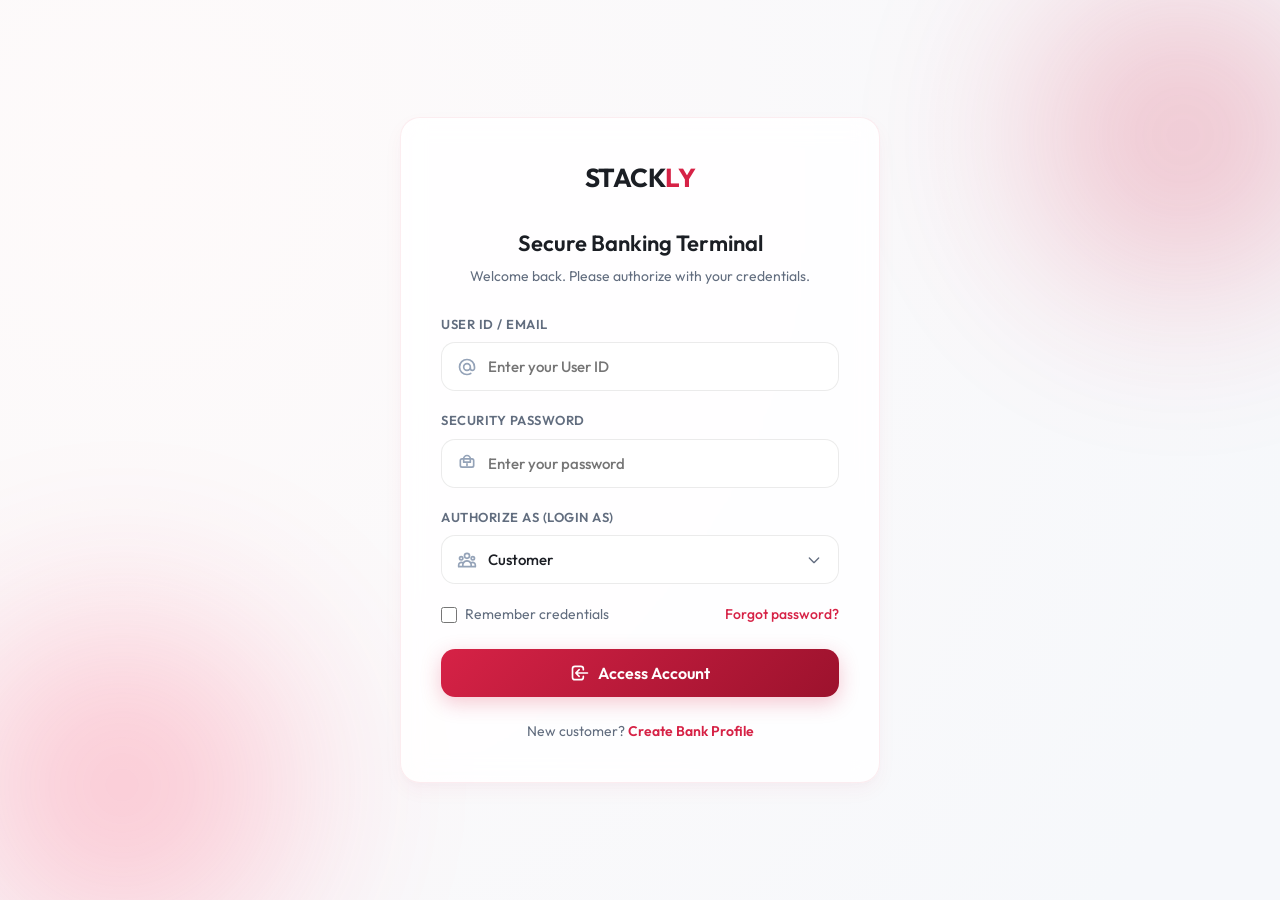
<file: CustommerDashboard.html>
<!DOCTYPE html>
<html lang="en">
<head>
    <meta charset="UTF-8">
    <meta name="viewport" content="width=device-width, initial-scale=1.0">
    <title>Customer Dashboard | STACKLY Bank</title>
    <link rel="stylesheet" href="css/style.css">
    <script src="js/auth.js"></script>
    <script src="js/dashboard.js" defer></script>
    <script>
        document.addEventListener('DOMContentLoaded', () => {
            const session = validateSession('Customer');
            if (session) {
                initCustomerDashboard();
            }
        });
    </script>
</head>
<body>
    <div class="dashboard-layout animate-fade-in">
        <!-- Sidebar -->
        <aside class="sidebar">
            <div class="sidebar-header">
                <div class="sidebar-logo">
                    <h2>STACK<span>LY</span></h2>
                </div>
            </div>
            
            <ul class="sidebar-menu">
                <li>
                    <a class="menu-item active" data-section="accounts-section">
                        <svg xmlns="http://www.w3.org/2000/svg" fill="none" viewBox="0 0 24 24" stroke="currentColor" stroke-width="2">
                            <path stroke-linecap="round" stroke-linejoin="round" d="M3 10h18M7 15h1m4 0h1m-7 4h12a3 3 0 003-3V8a3 3 0 00-3-3H6a3 3 0 00-3 3v8a3 3 0 003 3z" />
                        </svg>
                        My Accounts
                    </a>
                </li>
                <li>
                    <a class="menu-item" data-section="transfer-section">
                        <svg xmlns="http://www.w3.org/2000/svg" fill="none" viewBox="0 0 24 24" stroke="currentColor" stroke-width="2">
                            <path stroke-linecap="round" stroke-linejoin="round" d="M8 7h12m0 0l-4-4m4 4l-4 4m0 6H4m0 0l4 4m-4-4l4-4" />
                        </svg>
                        Transfer Money
                    </a>
                </li>
                <li>
                    <a class="menu-item" data-section="transactions-section">
                        <svg xmlns="http://www.w3.org/2000/svg" fill="none" viewBox="0 0 24 24" stroke="currentColor" stroke-width="2">
                            <path stroke-linecap="round" stroke-linejoin="round" d="M9 5H7a2 2 0 00-2 2v12a2 2 0 002 2h10a2 2 0 002-2V7a2 2 0 00-2-2h-2M9 5a2 2 0 002 2h2a2 2 0 002-2M9 5a2 2 0 012-2h2a2 2 0 012 2m-3 7h3m-3 4h3m-6-4h.01M9 16h.01" />
                        </svg>
                        Transactions
                    </a>
                </li>
            </ul>

            <div class="sidebar-footer">
                <div class="sidebar-user">
                    <div class="user-avatar" id="userAvatar">C</div>
                    <div class="user-info">
                        <div class="user-name" id="sidebarUserName">Customer</div>
                        <div class="user-role" id="sidebarUserId">user@stackly.com</div>
                    </div>
                </div>
                <button class="btn-logout" onclick="handleLogout()">
                    <svg xmlns="http://www.w3.org/2000/svg" fill="none" viewBox="0 0 24 24" stroke="currentColor" stroke-width="2" style="width:16px;height:16px;"><path stroke-linecap="round" stroke-linejoin="round" d="M17 16l4-4m0 0l-4-4m4 4H7m6 4v1a3 3 0 01-3 3H6a3 3 0 01-3-3V7a3 3 0 013-3h4a3 3 0 013 3v1" /></svg>
                    Logout
                </button>
            </div>
        </aside>

        <!-- Main Content Panel -->
        <main class="dashboard-main">
            <header class="dashboard-header">
                <div class="header-title-area">
                    <h1 id="welcomeHeader">Welcome Back!</h1>
                    <p>Access your accounts, wire funds, and view statements securely.</p>
                </div>
                <div class="header-actions">
                    <span class="date-badge" id="currentDate">Mon, Jun 08, 2026</span>
                    <button class="mobile-nav-toggle" id="mobileNavToggle">
                        <svg xmlns="http://www.w3.org/2000/svg" fill="none" viewBox="0 0 24 24" stroke="currentColor" stroke-width="2" style="width:24px;height:24px;"><path stroke-linecap="round" stroke-linejoin="round" d="M4 6h16M4 12h16M4 18h16" /></svg>
                    </button>
                </div>
            </header>

            <div class="dashboard-content">
                
                <section id="accounts-section" class="content-section active">
                    <div class="card-section-wrapper">
                        <div>
                            <h2 style="margin-bottom: 20px; font-size: 18px; font-weight:600;">Active Digital Cards</h2>
                            
                            <div class="credit-card-container">
                                <div class="credit-card" id="interactiveCard">
                                    <div class="card-face card-front animate-float">
                                        <div class="card-header-logo">
                                            <div class="card-brand">STACK<span>CARD</span></div>
                                            <div class="card-chip"></div>
                                        </div>
                                        <div>
                                            <div class="card-number" id="cardDisplayNumber">4532 •••• •••• 9821</div>
                                            <div style="font-size:9px; color:rgba(255,255,255,0.7); margin-bottom: 2px;">BALANCE</div>
                                            <div id="cardBalance" style="font-size:20px; font-weight:700; letter-spacing:0.5px;">$24,590.80</div>
                                        </div>
                                        <div class="card-details">
                                            <div>
                                                <div class="card-holder-label">Card Holder</div>
                                                <div class="card-holder-name" id="cardDisplayName">Alex Mercer</div>
                                            </div>
                                            <div>
                                                <div class="card-expiry-label">Expires</div>
                                                <div class="card-expiry-date" id="cardDisplayExpiry">12/29</div>
                                            </div>
                                        </div>
                                    </div>
                                    
                                    <div class="card-face card-back">
                                        <div class="card-black-stripe"></div>
                                        <div style="font-size: 9px; color: rgba(255,255,255,0.5); padding: 10px 20px 0;">CUSTOMER SERVICE: +1 800 555 STACK</div>
                                        <div class="card-cvv-stripe">
                                            <div class="card-signature"></div>
                                            <div class="cvv-code">714</div>
                                        </div>
                                        <div style="font-size:8px; color:rgba(255,255,255,0.4); text-align:center; padding: 10px 20px;">
                                            This card remains property of STACKLY Bank. Click card to flip back.
                                        </div>
                                    </div>
                                </div>
                            </div>
                        </div>

                        <div>
                            <h2 style="margin-bottom: 20px; font-size: 18px; font-weight:600;">Account Summaries</h2>
                            
                            <div class="stats-grid" style="grid-template-columns: 1fr; gap: 16px;">
                                <div class="stats-card glass-panel" style="background:#ffffff;">
                                    <div class="stats-info">
                                        <h3>Active Vault Balance</h3>
                                        <div class="value" id="accountBalance">$24,590.80</div>
                                        <div class="trend trend-up">
                                            <svg xmlns="http://www.w3.org/2000/svg" fill="none" viewBox="0 0 24 24" stroke="currentColor" stroke-width="2.5" style="width:12px;height:12px;"><path stroke-linecap="round" stroke-linejoin="round" d="M13 7h8m0 0v8m0-8l-8 8-4-4-6 6" /></svg>
                                            Checking ...882
                                        </div>
                                    </div>
                                    <div class="stats-icon" style="background: rgba(214, 34, 70, 0.05); color: var(--primary);">
                                        <svg xmlns="http://www.w3.org/2000/svg" fill="none" viewBox="0 0 24 24" stroke="currentColor" stroke-width="2" style="width:24px;height:24px;"><path stroke-linecap="round" stroke-linejoin="round" d="M12 8c-1.657 0-3 .895-3 2s1.343 2 3 2 3 .895 3 2-1.343 2-3 2m0-8c1.11 0 2.08.402 2.599 1M12 8V7m0 1v8m0 0v1m0-1c-1.11 0-2.08-.402-2.599-1M21 12a9 9 0 11-18 0 9 9 0 0118 0z" /></svg>
                                    </div>
                                </div>

                                <div class="stats-card glass-panel" style="background:#ffffff;">
                                    <div class="stats-info">
                                        <h3>Available Credit Limit</h3>
                                        <div class="value" id="creditLimit">$50,000.00</div>
                                        <div class="trend text-primary">Pre-Approved Line</div>
                                    </div>
                                    <div class="stats-icon">
                                        <svg xmlns="http://www.w3.org/2000/svg" fill="none" viewBox="0 0 24 24" stroke="currentColor" stroke-width="2" style="width:24px;height:24px;"><path stroke-linecap="round" stroke-linejoin="round" d="M3 10h18M7 15h1m4 0h1m-7 4h12a3 3 0 003-3V8a3 3 0 00-3-3H6a3 3 0 00-3 3v8a3 3 0 003 3z" /></svg>
                                    </div>
                                </div>
                            </div>
                        </div>
                    </div>
                </section>

                <section id="transfer-section" class="content-section">
                    <div style="max-width: 600px; margin: 0 auto;">
                        <div class="dashboard-card-form glass-panel">
                            <h2>
                                <svg xmlns="http://www.w3.org/2000/svg" fill="none" viewBox="0 0 24 24" stroke="currentColor" stroke-width="2.5" style="width:20px;height:20px;"><path stroke-linecap="round" stroke-linejoin="round" d="M8 7h12m0 0l-4-4m4 4l-4 4m0 6H4m0 0l4 4m-4-4l4-4" /></svg>
                                Domestic Money Transfer
                            </h2>
                            <form id="moneyTransferForm">
                                <div class="form-group">
                                    <label for="transferRecipient">Recipient Full Name</label>
                                    <div class="input-wrapper">
                                        <input type="text" id="transferRecipient" class="form-input" placeholder="e.g. Sarah Connor" style="padding-left: 16px;" required autocomplete="off">
                                    </div>
                                </div>
                                
                                <div class="grid-form-row">
                                    <div class="form-group">
                                        <label for="transferBank">Recipient Bank</label>
                                        <div class="input-wrapper">
                                            <select id="transferBank" class="form-input" style="padding-left: 16px;" required>
                                                <option value="STACKLY" selected>STACKLY Bank</option>
                                                <option value="Chase Bank">Chase Bank</option>
                                                <option value="Bank of America">Bank of America</option>
                                                <option value="HSBC Financial">HSBC Financial</option>
                                                <option value="Wells Fargo">Wells Fargo</option>
                                            </select>
                                        </div>
                                    </div>
                                    <div class="form-group">
                                        <label for="transferAccount">Account Number</label>
                                        <div class="input-wrapper">
                                            <input type="text" id="transferAccount" class="form-input" placeholder="e.g. 100984920" style="padding-left: 16px;" required autocomplete="off">
                                        </div>
                                    </div>
                                </div>

                                <div class="form-group">
                                    <label for="transferAmount">Transfer Amount ($ USD)</label>
                                    <div class="input-wrapper">
                                        <span style="position: absolute; left: 16px; font-weight:600; color: var(--text-primary);">$</span>
                                        <input type="number" id="transferAmount" class="form-input" placeholder="0.00" min="0.01" step="0.01" style="padding-left: 32px;" required autocomplete="off">
                                    </div>
                                </div>

                                <button type="submit" class="btn btn-primary" style="margin-top:10px;">Authorize Transfer</button>
                            </form>
                        </div>
                    </div>
                </section>

                <section id="transactions-section" class="content-section">
                    <div class="table-title-bar">
                        <h2>Transaction History Ledger</h2>
                    </div>
                    <div class="table-container glass-panel">
                        <table class="custom-table">
                            <thead>
                                <tr>
                                    <th>Description / Transaction ID</th>
                                    <th>Category</th>
                                    <th>Post Date</th>
                                    <th>Status</th>
                                    <th>Amount</th>
                                </tr>
                            </thead>
                            <tbody id="transactionsTableBody"></tbody>
                        </table>
                    </div>
                </section>

            </div>
        </main>
    </div>

    
    </div>
</body>
</html>
</file>
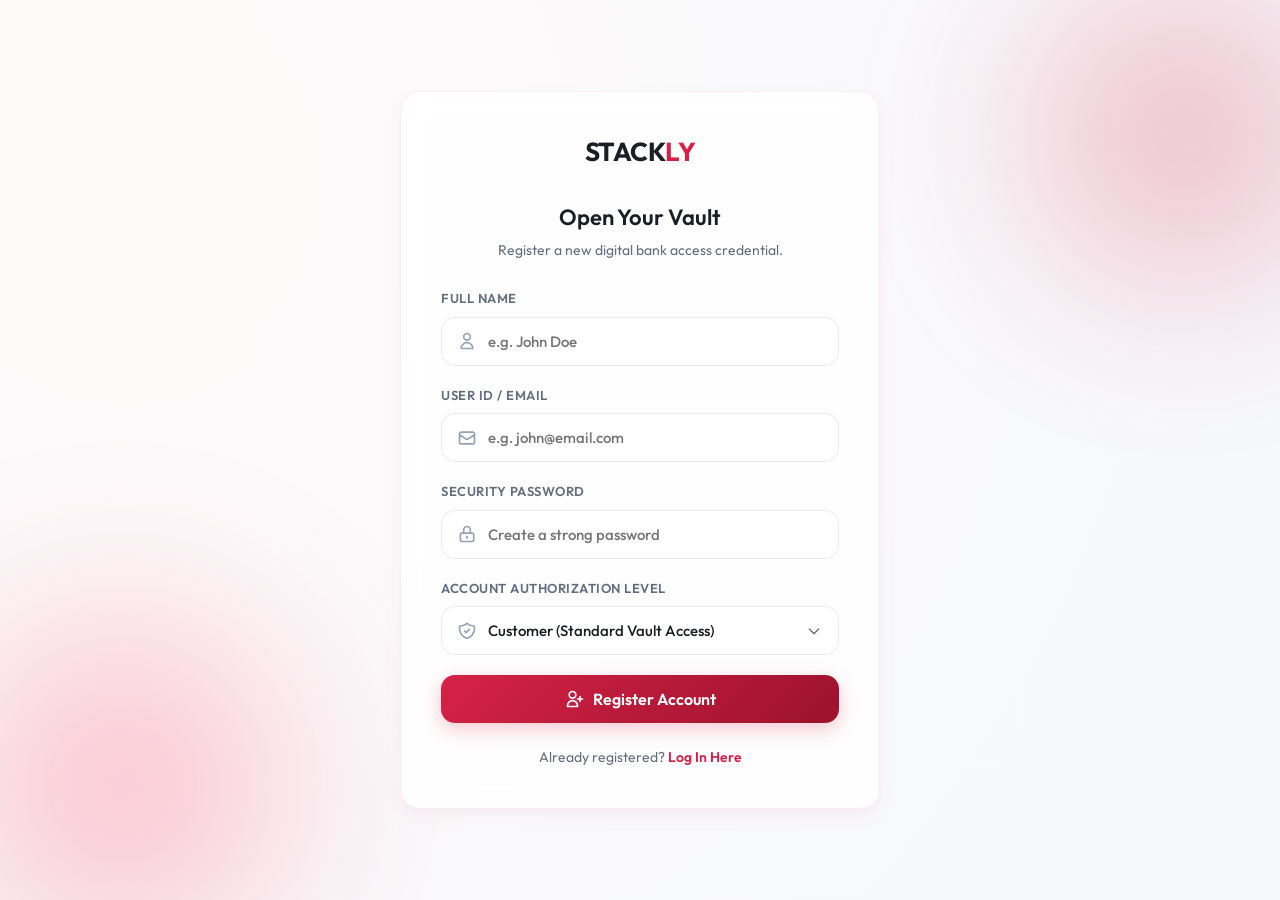
<file: signup.html>
<!DOCTYPE html>
<html lang="en">
<head>
    <meta charset="UTF-8">
    <meta name="viewport" content="width=device-width, initial-scale=1.0">
    <title>Create Account | STACKLY Bank</title>
    <link rel="stylesheet" href="css/style.css">
    <script src="js/auth.js" defer></script>
</head>
<body>
    <div class="auth-wrapper">
        <div class="auth-bg-blob blob-1"></div>
        <div class="auth-bg-blob blob-2"></div>

        <div class="auth-card glass-panel">
            <div class="auth-logo">
                <h1>STACK<span>LY</span></h1>
            </div>

            <div class="auth-header">
                <h2>Open Your Vault</h2>
                <p>Register a new digital bank access credential.</p>
            </div>

            <form id="signupForm">
                <div class="form-group">
                    <label for="username">Full Name</label>
                    <div class="input-wrapper">
                        <svg class="input-icon" xmlns="http://www.w3.org/2000/svg" fill="none" viewBox="0 0 24 24" stroke="currentColor" stroke-width="2" style="width:20px;height:20px;">
                            <path stroke-linecap="round" stroke-linejoin="round" d="M16 7a4 4 0 11-8 0 4 4 0 018 0zM12 14a7 7 0 00-7 7h14a7 7 0 00-7-7z" />
                        </svg>
                        <input type="text" id="username" class="form-input" placeholder="e.g. John Doe" required autocomplete="off">
                    </div>
                </div>

                <div class="form-group">
                    <label for="userId">User ID / Email</label>
                    <div class="input-wrapper">
                        <svg class="input-icon" xmlns="http://www.w3.org/2000/svg" fill="none" viewBox="0 0 24 24" stroke="currentColor" stroke-width="2" style="width:20px;height:20px;">
                            <path stroke-linecap="round" stroke-linejoin="round" d="M3 8l7.89 5.26a2 2 0 002.22 0L21 8M5 19h14a2 2 0 002-2V7a2 2 0 00-2-2H5a2 2 0 00-2 2v10a2 2 0 002 2z" />
                        </svg>
                        <input type="email" id="userId" class="form-input" placeholder="e.g. john@email.com" required autocomplete="username">
                    </div>
                </div>

                <div class="form-group">
                    <label for="password">Security Password</label>
                    <div class="input-wrapper">
                        <svg class="input-icon" xmlns="http://www.w3.org/2000/svg" fill="none" viewBox="0 0 24 24" stroke="currentColor" stroke-width="2" style="width:20px;height:20px;">
                            <path stroke-linecap="round" stroke-linejoin="round" d="M12 15v2m-6 4h12a2 2 0 002-2v-6a2 2 0 00-2-2H6a2 2 0 00-2 2v6a2 2 0 002 2zm10-10V7a4 4 0 00-8 0v4h8z" />
                        </svg>
                        <input type="password" id="password" class="form-input" placeholder="Create a strong password" required autocomplete="new-password">
                    </div>
                </div>

                <div class="form-group">
                    <label for="acType">Account Authorization Level</label>
                    <div class="input-wrapper">
                        <svg class="input-icon" xmlns="http://www.w3.org/2000/svg" fill="none" viewBox="0 0 24 24" stroke="currentColor" stroke-width="2" style="width:20px;height:20px;">
                            <path stroke-linecap="round" stroke-linejoin="round" d="M9 12l2 2 4-4m5.618-4.016A11.955 11.955 0 0112 2.944a11.955 11.955 0 01-8.618 3.04A12.02 12.02 0 003 9c0 5.591 3.824 10.29 9 11.622 5.176-1.332 9-6.03 9-11.622 0-1.042-.133-2.052-.382-3.016z" />
                        </svg>
                        <select id="acType" class="form-input" required>
                            <option value="Customer" selected>Customer (Standard Vault Access)</option>
                            <option value="Admin">Admin (System Overrides & Staff Portal)</option>
                        </select>
                    </div>
                </div>

                <button type="submit" class="btn btn-primary">
                    <svg xmlns="http://www.w3.org/2000/svg" fill="none" viewBox="0 0 24 24" stroke="currentColor" stroke-width="2" style="width:20px;height:20px;"><path stroke-linecap="round" stroke-linejoin="round" d="M18 9v3m0 0v3m0-3h3m-3 0h-3m-2-5a4 4 0 11-8 0 4 4 0 018 0zM3 20a6 6 0 0112 0v1H3v-1z" /></svg>
                    Register Account
                </button>
            </form>

            <div class="auth-footer">
                Already registered? <a href="index.html">Log In Here</a>
            </div>
        </div>
    </div>

    

    <script>
        document.getElementById('signupForm').addEventListener('submit', function(e) {
            e.preventDefault();
            const username = document.getElementById('username').value.trim();
            const userId = document.getElementById('userId').value.trim();
            const password = document.getElementById('password').value;
            const acType = document.getElementById('acType').value;
            
            handleSignup(username, userId, password, acType);
        });
    </script>
</body>
</html>
</file>
<file: css/style.css>
@import url('https://fonts.googleapis.com/css2?family=Outfit:wght@300;400;500;600;700;800&display=swap');

:root {
    /* Color Palette */
    --primary: #d62246;
    --primary-light: #ff3860;
    --primary-dark: #a81636;
    --primary-gradient: linear-gradient(135deg, #d62246, #9c122d);
    --primary-gradient-glow: rgba(214, 34, 70, 0.3);
    
    --success: #10b981;
    --success-light: #ecfdf5;
    --warning: #f59e0b;
    --danger: #ef4444;
    --info: #3b82f6;

    /* Neutrals */
    --bg-app: #f6f8fb;
    --bg-card: #ffffff;
    --bg-glass: rgba(255, 255, 255, 0.85);
    --border-color: rgba(214, 34, 70, 0.08);
    --border-hover: rgba(214, 34, 70, 0.2);
    --text-primary: #1b1e24;
    --text-secondary: #626d7f;
    --text-muted: #94a3b8;
    --text-white: #ffffff;

    /* Theme details */
    --font-sans: 'Outfit', -apple-system, BlinkMacSystemFont, "Segoe UI", Roboto, sans-serif;
    --radius-sm: 8px;
    --radius-md: 14px;
    --radius-lg: 20px;
    --radius-full: 9999px;

    /* Shadows */
    --shadow-sm: 0 2px 8px rgba(0, 0, 0, 0.02);
    --shadow-md: 0 8px 20px rgba(214, 34, 70, 0.04), 0 4px 12px rgba(0, 0, 0, 0.02);
    --shadow-lg: 0 16px 36px rgba(214, 34, 70, 0.06), 0 8px 20px rgba(0, 0, 0, 0.03);
    --shadow-btn: 0 6px 20px rgba(214, 34, 70, 0.25);
    
    /* Layout */
    --sidebar-width: 280px;
    --header-height: 80px;
    --transition-fast: 0.2s cubic-bezier(0.4, 0, 0.2, 1);
    --transition-normal: 0.3s cubic-bezier(0.4, 0, 0.2, 1);
}

/* Reset & Base */
* {
    margin: 0;
    padding: 0;
    box-sizing: border-box;
    font-family: var(--font-sans);
}

html, body {
    width: 100%;
    max-width: 100%;
    overflow-x: hidden;
}

body {
    background-color: var(--bg-app);
    color: var(--text-primary);
    min-height: 100vh;
    line-height: 1.5;
    -webkit-font-smoothing: antialiased;
}

/* Custom Scrollbar */
::-webkit-scrollbar {
    width: 6px;
    height: 6px;
}
::-webkit-scrollbar-track {
    background: transparent;
}
::-webkit-scrollbar-thumb {
    background: #e2e8f0;
    border-radius: var(--radius-full);
}
::-webkit-scrollbar-thumb:hover {
    background: var(--text-muted);
}

/* Glassmorphism Classes */
.glass-panel {
    background: var(--bg-glass);
    backdrop-filter: blur(12px);
    -webkit-backdrop-filter: blur(12px);
    border: 1px solid var(--border-color);
    box-shadow: var(--shadow-md);
}

.glass-panel:hover {
    border-color: var(--border-hover);
}

/* Animations */
@keyframes fadeIn {
    from { opacity: 0; transform: translateY(15px); }
    to { opacity: 1; transform: translateY(0); }
}

@keyframes slideInLeft {
    from { transform: translateX(-100%); }
    to { transform: translateX(0); }
}

@keyframes pulse {
    0% { box-shadow: 0 0 0 0 rgba(214, 34, 70, 0.4); }
    70% { box-shadow: 0 0 0 8px rgba(214, 34, 70, 0); }
    100% { box-shadow: 0 0 0 0 rgba(214, 34, 70, 0); }
}

@keyframes checkmark {
    0% { transform: scale(0.8); opacity: 0; }
    50% { transform: scale(1.1); }
    100% { transform: scale(1); opacity: 1; }
}

@keyframes floatCard {
    0% { transform: translateY(0px) rotate(0deg); }
    50% { transform: translateY(-8px) rotate(0.5deg); }
    100% { transform: translateY(0px) rotate(0deg); }
}

.animate-fade-in {
    animation: fadeIn var(--transition-normal) forwards;
}

.animate-float {
    animation: floatCard 6s ease-in-out infinite;
}

/* Page Layouts - Auth Container */
.auth-wrapper {
    min-height: 100vh;
    display: flex;
    align-items: center;
    justify-content: center;
    padding: 24px;
    background: radial-gradient(circle at 10% 20%, rgba(254, 250, 250, 1) 0%, rgba(246, 248, 251, 1) 90%);
    position: relative;
    overflow: hidden;
}

/* Floating background blobs */
.auth-bg-blob {
    position: absolute;
    border-radius: 50%;
    filter: blur(80px);
    z-index: 1;
    opacity: 0.35;
}

.blob-1 {
    top: -10%;
    right: -10%;
    width: 450px;
    height: 450px;
    background: radial-gradient(circle, var(--primary) 0%, rgba(255,255,255,0) 70%);
}

.blob-2 {
    bottom: -15%;
    left: -10%;
    width: 500px;
    height: 500px;
    background: radial-gradient(circle, var(--primary-light) 0%, rgba(255,255,255,0) 70%);
}

.auth-card {
    width: 100%;
    max-width: 480px;
    border-radius: var(--radius-lg);
    padding: 40px;
    position: relative;
    z-index: 2;
    animation: fadeIn 0.5s cubic-bezier(0.16, 1, 0.3, 1) forwards;
}

.auth-logo {
    display: flex;
    align-items: center;
    justify-content: center;
    gap: 10px;
    margin-bottom: 30px;
}

.logo-icon {
    width: 42px;
    height: 42px;
    border-radius: var(--radius-sm);
    background: var(--primary-gradient);
    display: flex;
    align-items: center;
    justify-content: center;
    color: var(--text-white);
    box-shadow: 0 4px 12px rgba(214, 34, 70, 0.3);
}

.auth-logo h1 {
    font-size: 26px;
    font-weight: 700;
    color: var(--text-primary);
    letter-spacing: -0.5px;
}

.auth-logo span {
    color: var(--primary);
}

.auth-header {
    text-align: center;
    margin-bottom: 28px;
}

.auth-header h2 {
    font-size: 22px;
    font-weight: 600;
    color: var(--text-primary);
    margin-bottom: 6px;
}

.auth-header p {
    color: var(--text-secondary);
    font-size: 14px;
}

/* Forms & Inputs */
.form-group {
    margin-bottom: 20px;
    position: relative;
}

.form-group label {
    display: block;
    font-size: 13px;
    font-weight: 600;
    color: var(--text-secondary);
    margin-bottom: 8px;
    text-transform: uppercase;
    letter-spacing: 0.5px;
}

.input-wrapper {
    position: relative;
    display: flex;
    align-items: center;
}

.input-icon {
    position: absolute;
    left: 16px;
    color: var(--text-muted);
    pointer-events: none;
    transition: var(--transition-fast);
}

.form-input {
    width: 100%;
    padding: 14px 16px 14px 46px;
    border-radius: var(--radius-md);
    border: 1px solid rgba(0, 0, 0, 0.08);
    background: var(--bg-card);
    color: var(--text-primary);
    font-size: 15px;
    font-weight: 500;
    transition: var(--transition-fast);
    outline: none;
}

.form-input:focus {
    border-color: var(--primary);
    box-shadow: 0 0 0 4px rgba(214, 34, 70, 0.08);
}

.form-input:focus + .input-icon {
    color: var(--primary);
}

/* Select Style */
select.form-input {
    appearance: none;
    background-image: url("data:image/svg+xml,%3Csvg xmlns='http://www.w3.org/2000/svg' fill='none' viewBox='0 0 24 24' stroke='%23626d7f' stroke-width='2'%3E%3Cpath stroke-linecap='round' stroke-linejoin='round' d='M19 9l-7 7-7-7'/%3E%3C/svg%3E");
    background-repeat: no-repeat;
    background-position: right 16px center;
    background-size: 16px;
    padding-right: 40px;
}

.form-options {
    display: flex;
    align-items: center;
    justify-content: space-between;
    margin-bottom: 24px;
    font-size: 14px;
}

.remember-me {
    display: flex;
    align-items: center;
    gap: 8px;
    cursor: pointer;
    user-select: none;
    color: var(--text-secondary);
}

.remember-me input {
    accent-color: var(--primary);
    width: 16px;
    height: 16px;
    cursor: pointer;
}

.forgot-link {
    color: var(--primary);
    text-decoration: none;
    font-weight: 500;
    transition: var(--transition-fast);
}

.forgot-link:hover {
    color: var(--primary-dark);
    text-decoration: underline;
}

/* Button & Link UI */
.btn {
    width: 100%;
    padding: 14px;
    border-radius: var(--radius-md);
    border: none;
    font-size: 16px;
    font-weight: 600;
    cursor: pointer;
    display: flex;
    align-items: center;
    justify-content: center;
    gap: 8px;
    transition: var(--transition-normal);
}

.btn-primary {
    background: var(--primary-gradient);
    color: var(--text-white);
    box-shadow: var(--shadow-btn);
}

.btn-primary:hover {
    transform: translateY(-2px);
    box-shadow: 0 8px 24px rgba(214, 34, 70, 0.35);
    background: linear-gradient(135deg, #ff3860, #a81636);
}

.btn-primary:active {
    transform: translateY(0);
}

.auth-footer {
    text-align: center;
    margin-top: 24px;
    font-size: 14px;
    color: var(--text-secondary);
}

.auth-footer a {
    color: var(--primary);
    text-decoration: none;
    font-weight: 600;
    transition: var(--transition-fast);
}

.auth-footer a:hover {
    text-decoration: underline;
    color: var(--primary-dark);
}

/* Toast Notification */
.toast {
    position: fixed;
    bottom: 24px;
    right: 24px;
    padding: 16px 24px;
    border-radius: var(--radius-md);
    background: var(--bg-card);
    box-shadow: var(--shadow-lg);
    display: flex;
    align-items: center;
    gap: 12px;
    transform: translateY(100px);
    opacity: 0;
    transition: all 0.4s cubic-bezier(0.175, 0.885, 0.32, 1.275);
    z-index: 1000;
    border-left: 4px solid var(--primary);
}

.toast.show {
    transform: translateY(0);
    opacity: 1;
}

.toast.success {
    border-left-color: var(--success);
}

.toast.error {
    border-left-color: var(--danger);
}

.toast-icon {
    width: 20px;
    height: 20px;
}

.toast.success .toast-icon { color: var(--success); }
.toast.error .toast-icon { color: var(--danger); }

/* Dashboard Core Layout */
.dashboard-layout {
    display: flex;
    min-height: 100vh;
    width: 100%;
    max-width: 100%;
    position: relative;
    overflow-x: hidden;
}

/* Sidebar Styling */
.sidebar {
    width: var(--sidebar-width);
    height: 100vh;
    position: fixed;
    top: 0;
    left: 0;
    display: flex;
    flex-direction: column;
    z-index: 99;
    border-right: 1px solid var(--border-color);
    background: var(--bg-card);
    transition: var(--transition-normal);
}

.sidebar-header {
    height: var(--header-height);
    display: flex;
    align-items: center;
    padding: 0 24px;
    gap: 10px;
}

.sidebar-logo {
    display: flex;
    align-items: center;
    gap: 8px;
}

.sidebar-logo-icon {
    width: 34px;
    height: 34px;
    border-radius: var(--radius-sm);
    background: var(--primary-gradient);
    display: flex;
    align-items: center;
    justify-content: center;
    color: var(--text-white);
}

.sidebar-logo h2 {
    font-size: 20px;
    font-weight: 700;
    letter-spacing: -0.5px;
}

.sidebar-logo h2 span {
    color: var(--primary);
}

.sidebar-menu {
    list-style: none;
    padding: 20px 14px;
    flex-grow: 1;
    display: flex;
    flex-direction: column;
    gap: 6px;
}

.menu-item {
    display: flex;
    align-items: center;
    gap: 14px;
    padding: 12px 16px;
    border-radius: var(--radius-md);
    color: var(--text-secondary);
    text-decoration: none;
    font-weight: 500;
    font-size: 15px;
    transition: var(--transition-fast);
    cursor: pointer;
    border: 1px solid transparent;
}

.menu-item:hover {
    color: var(--primary);
    background: rgba(214, 34, 70, 0.04);
}

.menu-item.active {
    color: var(--text-white);
    background: var(--primary-gradient);
    box-shadow: 0 4px 15px rgba(214, 34, 70, 0.2);
}

.menu-item.active i, .menu-item.active svg {
    color: var(--text-white);
}

.menu-item svg {
    width: 20px;
    height: 20px;
    transition: var(--transition-fast);
}

/* Sidebar Footer User Details & Logout */
.sidebar-footer {
    padding: 20px;
    border-top: 1px solid var(--border-color);
    background: rgba(0, 0, 0, 0.01);
}

.sidebar-user {
    display: flex;
    align-items: center;
    gap: 12px;
    margin-bottom: 16px;
}

.user-avatar {
    width: 40px;
    height: 40px;
    border-radius: var(--radius-full);
    background: var(--primary-gradient);
    color: var(--text-white);
    display: flex;
    align-items: center;
    justify-content: center;
    font-weight: 600;
    font-size: 15px;
    box-shadow: 0 4px 10px rgba(214, 34, 70, 0.15);
}

.user-info {
    overflow: hidden;
}

.user-name {
    font-size: 14px;
    font-weight: 600;
    color: var(--text-primary);
    white-space: nowrap;
    text-overflow: ellipsis;
    overflow: hidden;
}

.user-role {
    font-size: 12px;
    color: var(--text-muted);
}

.btn-logout {
    width: 100%;
    padding: 10px;
    border-radius: var(--radius-sm);
    background: transparent;
    border: 1px solid rgba(214, 34, 70, 0.2);
    color: var(--primary);
    font-size: 14px;
    font-weight: 600;
    cursor: pointer;
    display: flex;
    align-items: center;
    justify-content: center;
    gap: 8px;
    transition: var(--transition-fast);
}

.btn-logout:hover {
    background: var(--primary);
    color: var(--text-white);
    box-shadow: 0 4px 12px rgba(214, 34, 70, 0.15);
    border-color: var(--primary);
}

/* Main Dashboard Panel */
.dashboard-main {
    margin-left: var(--sidebar-width);
    flex-grow: 1;
    min-width: 0;
    min-height: 100vh;
    display: flex;
    flex-direction: column;
    position: relative;
    transition: var(--transition-normal);
}

/* Dashboard Header */
.dashboard-header {
    height: var(--header-height);
    background: var(--bg-card);
    border-bottom: 1px solid var(--border-color);
    display: flex;
    align-items: center;
    justify-content: space-between;
    padding: 0 40px;
    position: sticky;
    top: 0;
    z-index: 90;
}

.header-title-area h1 {
    font-size: 22px;
    font-weight: 700;
    color: var(--text-primary);
}

.header-title-area p {
    font-size: 13px;
    color: var(--text-muted);
}

.header-actions {
    display: flex;
    align-items: center;
    gap: 16px;
}

.date-badge {
    background: rgba(0, 0, 0, 0.02);
    border: 1px solid rgba(0, 0, 0, 0.04);
    padding: 8px 16px;
    border-radius: var(--radius-full);
    font-size: 13px;
    font-weight: 500;
    color: var(--text-secondary);
    display: flex;
    align-items: center;
    gap: 8px;
}

.mobile-nav-toggle {
    display: none;
    background: transparent;
    border: none;
    color: var(--text-primary);
    cursor: pointer;
    font-size: 24px;
}

/* Dashboard Content */
.dashboard-content {
    padding: 40px;
    flex-grow: 1;
    overflow-y: auto;
}

.content-section {
    display: none;
    animation: fadeIn var(--transition-normal) forwards;
}

.content-section.active {
    display: block;
}

/* Dashboard Card Panels (Summary Widgets) */
.stats-grid {
    display: grid;
    grid-template-columns: repeat(auto-fit, minmax(240px, 1fr));
    gap: 24px;
    margin-bottom: 40px;
}

.stats-card {
    border-radius: var(--radius-lg);
    padding: 24px;
    display: flex;
    align-items: center;
    justify-content: space-between;
    transition: var(--transition-normal);
}

.stats-card:hover {
    transform: translateY(-5px);
    box-shadow: var(--shadow-lg);
}

.stats-info h3 {
    font-size: 13px;
    color: var(--text-secondary);
    text-transform: uppercase;
    letter-spacing: 0.5px;
    margin-bottom: 8px;
}

.stats-info .value {
    font-size: 28px;
    font-weight: 700;
    color: var(--text-primary);
    margin-bottom: 6px;
}

.stats-info .trend {
    font-size: 12px;
    font-weight: 600;
    display: flex;
    align-items: center;
    gap: 4px;
}

.trend-up { color: var(--success); }
.trend-down { color: var(--danger); }

.stats-icon {
    width: 48px;
    height: 48px;
    border-radius: var(--radius-md);
    background: rgba(214, 34, 70, 0.05);
    color: var(--primary);
    display: flex;
    align-items: center;
    justify-content: center;
}

.stats-card:hover .stats-icon {
    background: var(--primary-gradient);
    color: var(--text-white);
    transform: scale(1.05);
    transition: all 0.3s ease;
}

/* Custom Interactive Debit Card (Customer view) */
.credit-card-container {
    perspective: 1000px;
    width: 100%;
    max-width: 360px;
    height: 220px;
    margin-bottom: 30px;
}

.credit-card {
    width: 100%;
    height: 100%;
    position: relative;
    transform-style: preserve-3d;
    transition: transform 0.6s;
    cursor: pointer;
}

.credit-card.flipped {
    transform: rotateY(180deg);
}

.card-face {
    position: absolute;
    width: 100%;
    height: 100%;
    backface-visibility: hidden;
    border-radius: var(--radius-lg);
    padding: 24px;
    display: flex;
    flex-direction: column;
    justify-content: space-between;
    box-shadow: 0 12px 30px rgba(214, 34, 70, 0.15);
}

.card-front {
    background: var(--primary-gradient);
    color: var(--text-white);
}

.card-back {
    background: linear-gradient(135deg, #1b1e24, #0f1115);
    color: var(--text-white);
    transform: rotateY(180deg);
    justify-content: flex-start;
    padding: 0;
}

.card-black-stripe {
    height: 44px;
    background: #000;
    width: 100%;
    margin-top: 24px;
}

.card-cvv-stripe {
    padding: 20px;
    display: flex;
    align-items: center;
    justify-content: flex-end;
    width: 100%;
}

.card-signature {
    background: rgba(255, 255, 255, 0.8);
    height: 34px;
    flex-grow: 1;
    margin-right: 12px;
    border-radius: var(--radius-sm);
}

.cvv-code {
    background: var(--bg-card);
    color: var(--text-primary);
    padding: 6px 12px;
    font-weight: 700;
    font-size: 14px;
    border-radius: var(--radius-sm);
}

.card-header-logo {
    display: flex;
    align-items: center;
    justify-content: space-between;
}

.card-brand {
    font-weight: 700;
    font-size: 18px;
    letter-spacing: -0.5px;
}

.card-brand span {
    font-weight: 300;
    opacity: 0.8;
}

.card-chip {
    width: 38px;
    height: 28px;
    background: linear-gradient(135deg, #f59e0b, #d97706);
    border-radius: var(--radius-sm);
    box-shadow: inset 0 1px 3px rgba(255, 255, 255, 0.4);
}

.card-number {
    font-size: 20px;
    font-weight: 600;
    letter-spacing: 2px;
    margin: 20px 0 10px;
}

.card-details {
    display: flex;
    justify-content: space-between;
    font-size: 11px;
}

.card-holder-label, .card-expiry-label {
    text-transform: uppercase;
    color: rgba(255, 255, 255, 0.6);
    margin-bottom: 2px;
}

.card-holder-name, .card-expiry-date {
    font-weight: 500;
    font-size: 13px;
    letter-spacing: 0.5px;
}

/* Quick Balance Section */
.card-section-wrapper {
    display: grid;
    grid-template-columns: 1.2fr 2fr;
    gap: 30px;
    margin-bottom: 40px;
}

.card-section-wrapper > div {
    min-width: 0;
}

/* Tables Styling */
.table-container {
    overflow-x: auto;
    border-radius: var(--radius-lg);
    box-shadow: var(--shadow-sm);
}

.table-title-bar {
    display: flex;
    align-items: center;
    justify-content: space-between;
    margin-bottom: 16px;
}

.table-title-bar h2 {
    font-size: 18px;
    font-weight: 600;
}

.custom-table {
    width: 100%;
    border-collapse: collapse;
    background: var(--bg-card);
    text-align: left;
}

.custom-table th, .custom-table td {
    padding: 16px 24px;
    border-bottom: 1px solid var(--border-color);
}

.custom-table th {
    font-size: 12px;
    font-weight: 600;
    text-transform: uppercase;
    color: var(--text-secondary);
    letter-spacing: 0.5px;
    background: rgba(0, 0, 0, 0.01);
}

.custom-table tbody tr {
    transition: var(--transition-fast);
}

.custom-table tbody tr:hover {
    background: rgba(214, 34, 70, 0.01);
}

.status-badge {
    padding: 4px 10px;
    border-radius: var(--radius-full);
    font-size: 12px;
    font-weight: 600;
    display: inline-flex;
    align-items: center;
    gap: 6px;
}

.status-badge::before {
    content: '';
    width: 6px;
    height: 6px;
    border-radius: 50%;
}

.status-badge.success {
    background: var(--success-light);
    color: var(--success);
}
.status-badge.success::before { background: var(--success); }

.status-badge.pending {
    background: #fffbeb;
    color: var(--warning);
}
.status-badge.pending::before { background: var(--warning); }

.status-badge.failed {
    background: #fef2f2;
    color: var(--danger);
}
.status-badge.failed::before { background: var(--danger); }

/* Quick Forms on Dashboards */
.dashboard-card-form {
    border-radius: var(--radius-lg);
    padding: 30px;
    height: 100%;
}

.dashboard-card-form h2 {
    font-size: 20px;
    font-weight: 600;
    margin-bottom: 24px;
    display: flex;
    align-items: center;
    gap: 10px;
    color: var(--text-primary);
}

.dashboard-card-form h2 i, .dashboard-card-form h2 svg {
    color: var(--primary);
}

/* Support and Employee Modals & Actions */
.btn-action-icon {
    width: 32px;
    height: 32px;
    border-radius: var(--radius-sm);
    display: inline-flex;
    align-items: center;
    justify-content: center;
    border: none;
    cursor: pointer;
    background: rgba(0, 0, 0, 0.02);
    color: var(--text-secondary);
    transition: var(--transition-fast);
}

.btn-action-icon:hover {
    background: var(--primary-gradient);
    color: var(--text-white);
}

/* Reports / Analytics Visual styling */
.chart-box {
    border-radius: var(--radius-lg);
    padding: 24px;
    margin-bottom: 24px;
}

.chart-header {
    display: flex;
    justify-content: space-between;
    align-items: center;
    margin-bottom: 24px;
}

.chart-header h3 {
    font-size: 16px;
    font-weight: 600;
}

.chart-legend {
    display: flex;
    gap: 16px;
    font-size: 13px;
}

.legend-item {
    display: flex;
    align-items: center;
    gap: 6px;
}

.legend-color {
    width: 10px;
    height: 10px;
    border-radius: 50%;
}

/* Beautiful Pure CSS/SVG Chart */
.analytics-chart-container {
    height: 220px;
    position: relative;
    display: flex;
    align-items: flex-end;
    justify-content: space-between;
    padding-top: 20px;
    border-bottom: 1px solid var(--border-color);
}

.bar-wrapper {
    display: flex;
    flex-direction: column;
    align-items: center;
    flex-grow: 1;
    height: 100%;
    justify-content: flex-end;
}

.chart-bar {
    width: 24px;
    background: var(--primary-gradient);
    border-top-left-radius: 4px;
    border-top-right-radius: 4px;
    transition: height 1s cubic-bezier(0.175, 0.885, 0.32, 1.275);
    height: 0%; /* Dynamic height loaded via JS */
    position: relative;
    cursor: pointer;
}

.chart-bar:hover {
    filter: brightness(1.1);
}

.chart-bar::before {
    content: attr(data-value);
    position: absolute;
    top: -24px;
    left: 50%;
    transform: translateX(-50%);
    font-size: 11px;
    font-weight: 600;
    color: var(--text-primary);
    opacity: 0;
    transition: opacity 0.2s;
    pointer-events: none;
}

.chart-bar:hover::before {
    opacity: 1;
}

.bar-label {
    font-size: 11px;
    color: var(--text-muted);
    margin-top: 10px;
}

/* Ticket reply Modal */
.modal-overlay {
    position: fixed;
    top: 0;
    left: 0;
    width: 100vw;
    height: 100vh;
    background: rgba(27, 30, 36, 0.4);
    backdrop-filter: blur(4px);
    z-index: 1000;
    display: none;
    align-items: center;
    justify-content: center;
    animation: fadeIn var(--transition-fast) forwards;
}

.modal-overlay.active {
    display: flex;
}

.modal-card {
    width: 100%;
    max-width: 500px;
    border-radius: var(--radius-lg);
    padding: 30px;
    position: relative;
    animation: fadeIn 0.4s cubic-bezier(0.16, 1, 0.3, 1) forwards;
}

.modal-header {
    display: flex;
    justify-content: space-between;
    align-items: center;
    margin-bottom: 20px;
}

.modal-header h3 {
    font-size: 18px;
    font-weight: 600;
}

.btn-close-modal {
    background: transparent;
    border: none;
    color: var(--text-muted);
    cursor: pointer;
    font-size: 18px;
    transition: var(--transition-fast);
}

.btn-close-modal:hover {
    color: var(--primary);
}

/* 404 Page Styles */
.error-page-wrapper {
    min-height: 100vh;
    display: flex;
    align-items: center;
    justify-content: center;
    padding: 24px;
    background: radial-gradient(circle at 10% 20%, rgba(254, 250, 250, 1) 0%, rgba(246, 248, 251, 1) 90%);
}

.error-card {
    max-width: 500px;
    text-align: center;
    padding: 50px 40px;
    border-radius: var(--radius-lg);
}

.error-icon {
    width: 100px;
    height: 100px;
    background: rgba(214, 34, 70, 0.05);
    color: var(--primary);
    border-radius: 50%;
    display: flex;
    align-items: center;
    justify-content: center;
    margin: 0 auto 30px;
    font-size: 48px;
    position: relative;
}

.error-icon::after {
    content: '';
    position: absolute;
    width: 100%;
    height: 100%;
    border-radius: 50%;
    border: 2px dashed rgba(214, 34, 70, 0.3);
    animation: rotateDashed 20s linear infinite;
}

@keyframes rotateDashed {
    0% { transform: rotate(0deg); }
    100% { transform: rotate(360deg); }
}

.error-card h1 {
    font-size: 72px;
    font-weight: 800;
    color: var(--primary);
    line-height: 1.1;
    margin-bottom: 10px;
    letter-spacing: -2px;
}

.error-card h2 {
    font-size: 22px;
    font-weight: 600;
    color: var(--text-primary);
    margin-bottom: 16px;
}

.error-card p {
    color: var(--text-secondary);
    font-size: 15px;
    margin-bottom: 30px;
    line-height: 1.6;
}

.error-card .btn {
    max-width: 200px;
    margin: 0 auto;
}

/* Success Checkmark Animation overlay for Signups & Transfers */
.success-overlay {
    position: fixed;
    top: 0;
    left: 0;
    width: 100vw;
    height: 100vh;
    background: rgba(27, 30, 36, 0.4);
    backdrop-filter: blur(4px);
    z-index: 2000;
    display: none;
    align-items: center;
    justify-content: center;
}

.success-overlay.active {
    display: flex;
}

.success-animation-card {
    background: var(--bg-card);
    border-radius: var(--radius-lg);
    padding: 40px;
    text-align: center;
    max-width: 380px;
    width: 90%;
    box-shadow: var(--shadow-lg);
    animation: checkmark 0.4s cubic-bezier(0.175, 0.885, 0.32, 1.2) forwards;
}

.success-checkmark-circle {
    width: 80px;
    height: 80px;
    border-radius: 50%;
    background: rgba(16, 185, 129, 0.08);
    border: 3px solid var(--success);
    color: var(--success);
    display: flex;
    align-items: center;
    justify-content: center;
    font-size: 36px;
    margin: 0 auto 24px;
}

.success-animation-card h3 {
    font-size: 20px;
    font-weight: 700;
    color: var(--text-primary);
    margin-bottom: 10px;
}

.success-animation-card p {
    color: var(--text-secondary);
    font-size: 14px;
}

/* Responsive Helper Classes replacing inline grids */
.grid-reports {
    display: grid;
    grid-template-columns: repeat(auto-fit, minmax(320px, 1fr));
    gap: 24px;
}

.grid-form-row {
    display: grid;
    grid-template-columns: 1fr 1.2fr;
    gap: 16px;
}

/* Responsive Breakpoints */
@media (max-width: 1024px) {
    .card-section-wrapper {
        grid-template-columns: 1fr;
    }
    .credit-card-container {
        max-width: 100%;
    }
}

@media (max-width: 768px) {
    :root {
        --sidebar-width: 260px;
        --header-height: 70px;
    }

    .sidebar {
        transform: translateX(-100%);
    }

    .sidebar.active {
        transform: translateX(0);
        box-shadow: 0 0 30px rgba(0, 0, 0, 0.1);
    }

    .dashboard-main {
        margin-left: 0;
    }

    .dashboard-header {
        padding: 0 20px;
    }

    .dashboard-content {
        padding: 20px 16px;
    }

    .mobile-nav-toggle {
        display: block;
    }

    .stats-grid {
        grid-template-columns: repeat(auto-fit, minmax(220px, 1fr));
        gap: 16px;
    }

    .grid-reports {
        grid-template-columns: 1fr;
    }

    .auth-card {
        padding: 28px 20px;
    }
}

@media (max-width: 580px) {
    .stats-grid {
        grid-template-columns: 1fr;
    }
    
    .grid-form-row {
        grid-template-columns: 1fr;
    }
}

@media (max-width: 480px) {
    .form-options {
        flex-direction: column;
        align-items: flex-start;
        gap: 12px;
    }
    
    .dashboard-header h1 {
        font-size: 18px;
    }
    
    .date-badge {
        display: none;
    }
}
</file>
